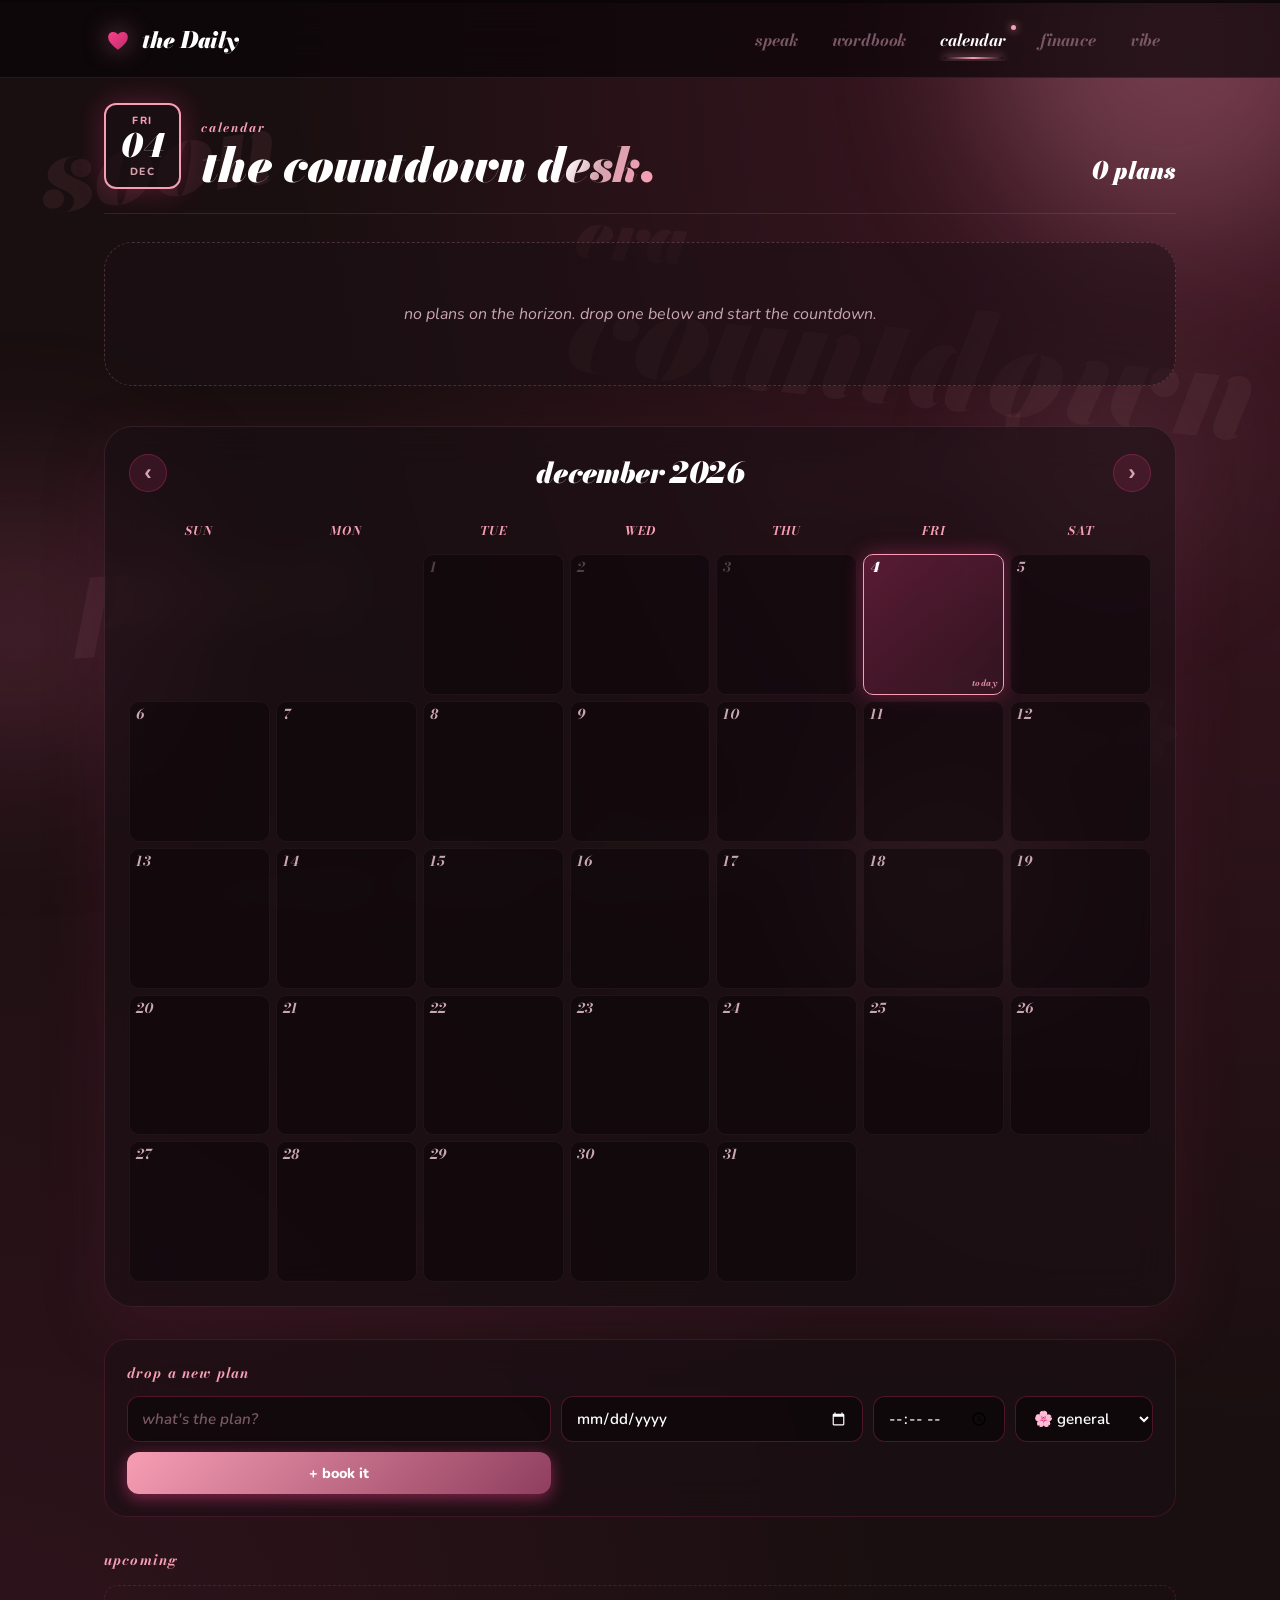
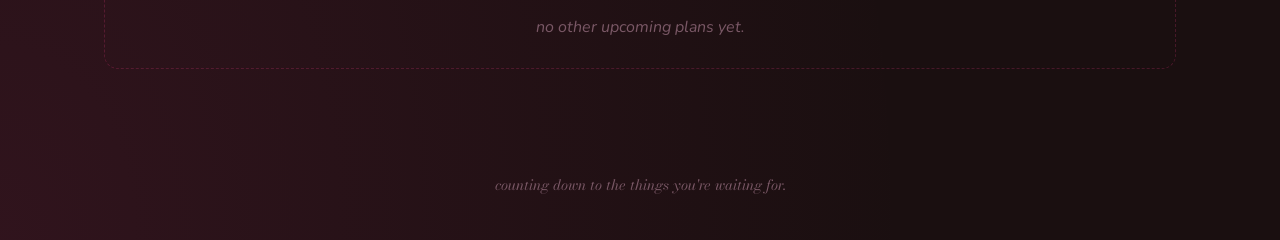
<file: calendar.html>
<!DOCTYPE html>
<html lang="en">
<head>
<meta charset="UTF-8">
<meta name="viewport" content="width=device-width, initial-scale=1.0">
<title>Calendar · the Daily</title>
<link rel="preconnect" href="https://fonts.googleapis.com">
<link rel="preconnect" href="https://fonts.gstatic.com" crossorigin>
<link href="https://fonts.googleapis.com/css2?family=Fredoka:wght@400;500;600;700&family=Nunito:wght@400;500;600;700;800;900&family=Bodoni+Moda:ital,wght@0,700;0,900;1,700;1,900&display=swap" rel="stylesheet">
<link rel="stylesheet" href="style.css">
<link rel="stylesheet" href="calendar.css">
</head>
<body class="page-calendar">

<div class="speak-o-meter" aria-hidden="true">
  <div class="wave-active-bar" id="waveActiveBar"></div>
</div>

<div class="bg-shapes" aria-hidden="true">
  <span class="shape shape-1"></span>
  <span class="shape shape-2"></span>
  <span class="shape shape-3"></span>
  <span class="shape shape-4"></span>
</div>

<div class="floating-words" aria-hidden="true">
  <span class="fw fw-1">soon</span>
  <span class="fw fw-2">countdown</span>
  <span class="fw fw-3">plans</span>
  <span class="fw fw-4">iykyk</span>
  <span class="fw fw-5">save the date</span>
  <span class="fw fw-6">era</span>
  <span class="fw fw-7">booked</span>
</div>

<nav class="topnav">
  <div class="topnav-inner">
    <a href="index.html" class="topnav-brand">
      <svg viewBox="0 0 40 40" width="28" height="28" aria-hidden="true">
        <defs>
          <linearGradient id="lipGrad" x1="0%" y1="0%" x2="100%" y2="100%">
            <stop offset="0%" stop-color="#FF3D8B"/>
            <stop offset="100%" stop-color="#B8306B"/>
          </linearGradient>
        </defs>
        <path d="M20 12 C 15 6, 6 8, 6 16 C 6 22, 12 28, 20 34 C 28 28, 34 22, 34 16 C 34 8, 25 6, 20 12 Z" fill="url(#lipGrad)"/>
      </svg>
      the Daily
    </a>
    <div class="topnav-links">
      <a href="index.html"    class="nav-link">speak</a>
      <a href="wordbook.html" class="nav-link">wordbook</a>
      <a href="calendar.html" class="nav-link active">calendar</a>
      <a href="finance.html"  class="nav-link">finance</a>
      <a href="vibe.html"     class="nav-link">vibe</a>
    </div>
  </div>
</nav>

<main class="page">

  <header class="page-head">
    <div class="page-head-left">
      <div class="date-block">
        <span class="date-day" id="dateDay">SAT</span>
        <span class="date-num" id="dateNum">01</span>
        <span class="date-mo"  id="dateMo">AUG</span>
      </div>
      <div class="page-title-block">
        <span class="page-eyebrow">calendar</span>
        <h1 class="page-title">the countdown <em>desk.</em></h1>
      </div>
    </div>
    <div class="page-head-right">
      <span id="totalEvents" style="font-family: var(--font-accent); font-style: italic; font-weight: 900; color: var(--white); font-size: 1.5rem;">0 plans</span>
    </div>
  </header>

  <!-- BIG COUNTDOWN HERO (nearest event) -->
  <section class="hero-countdown" id="heroCountdown"></section>

  <!-- MONTH VIEW -->
  <section class="month-section">
    <div class="month-head">
      <button class="month-nav" id="prevMonth" type="button" aria-label="Previous month">‹</button>
      <h2 class="month-title" id="monthTitle">August 2026</h2>
      <button class="month-nav" id="nextMonth" type="button" aria-label="Next month">›</button>
    </div>

    <div class="weekdays">
      <span>Sun</span><span>Mon</span><span>Tue</span><span>Wed</span><span>Thu</span><span>Fri</span><span>Sat</span>
    </div>

    <div class="month-grid" id="monthGrid"></div>
  </section>

  <!-- ADD FORM -->
  <section class="cal-add">
    <div class="cal-add-head">
      <span class="section-label">drop a new plan</span>
    </div>
    <form class="cal-form" id="addForm">
      <input class="cal-input" type="text" id="eventName" placeholder="what's the plan?" required maxlength="60">
      <input class="cal-input" type="date" id="eventDate" required>
      <input class="cal-input" type="time" id="eventTime" placeholder="time (optional)">
      <select class="cal-input" id="eventEmoji" aria-label="emoji">
        <option value="🌸">🌸 general</option>
        <option value="✈️">✈️ trip</option>
        <option value="🎓">🎓 exam</option>
        <option value="💼">💼 work</option>
        <option value="🎉">🎉 party</option>
        <option value="💕">💕 date</option>
        <option value="💰">💰 money</option>
        <option value="💪">💪 fitness</option>
        <option value="📚">📚 study</option>
        <option value="💄">💄 beauty</option>
        <option value="🍸">🍸 night out</option>
        <option value="🎂">🎂 birthday</option>
      </select>
      <button class="cal-btn" type="submit">+ book it</button>
    </form>
  </section>

  <!-- UPCOMING LIST -->
  <section class="cal-events">
    <div class="cal-events-head">
      <span class="section-label">upcoming</span>
    </div>
    <div class="cal-list" id="eventsList"></div>
  </section>

</main>

<footer class="page-footer">
  <p>counting down to the things you're waiting for.</p>
</footer>

<script src="script.js"></script>
<script src="calendar.js"></script>
</body>
</html>
</file>
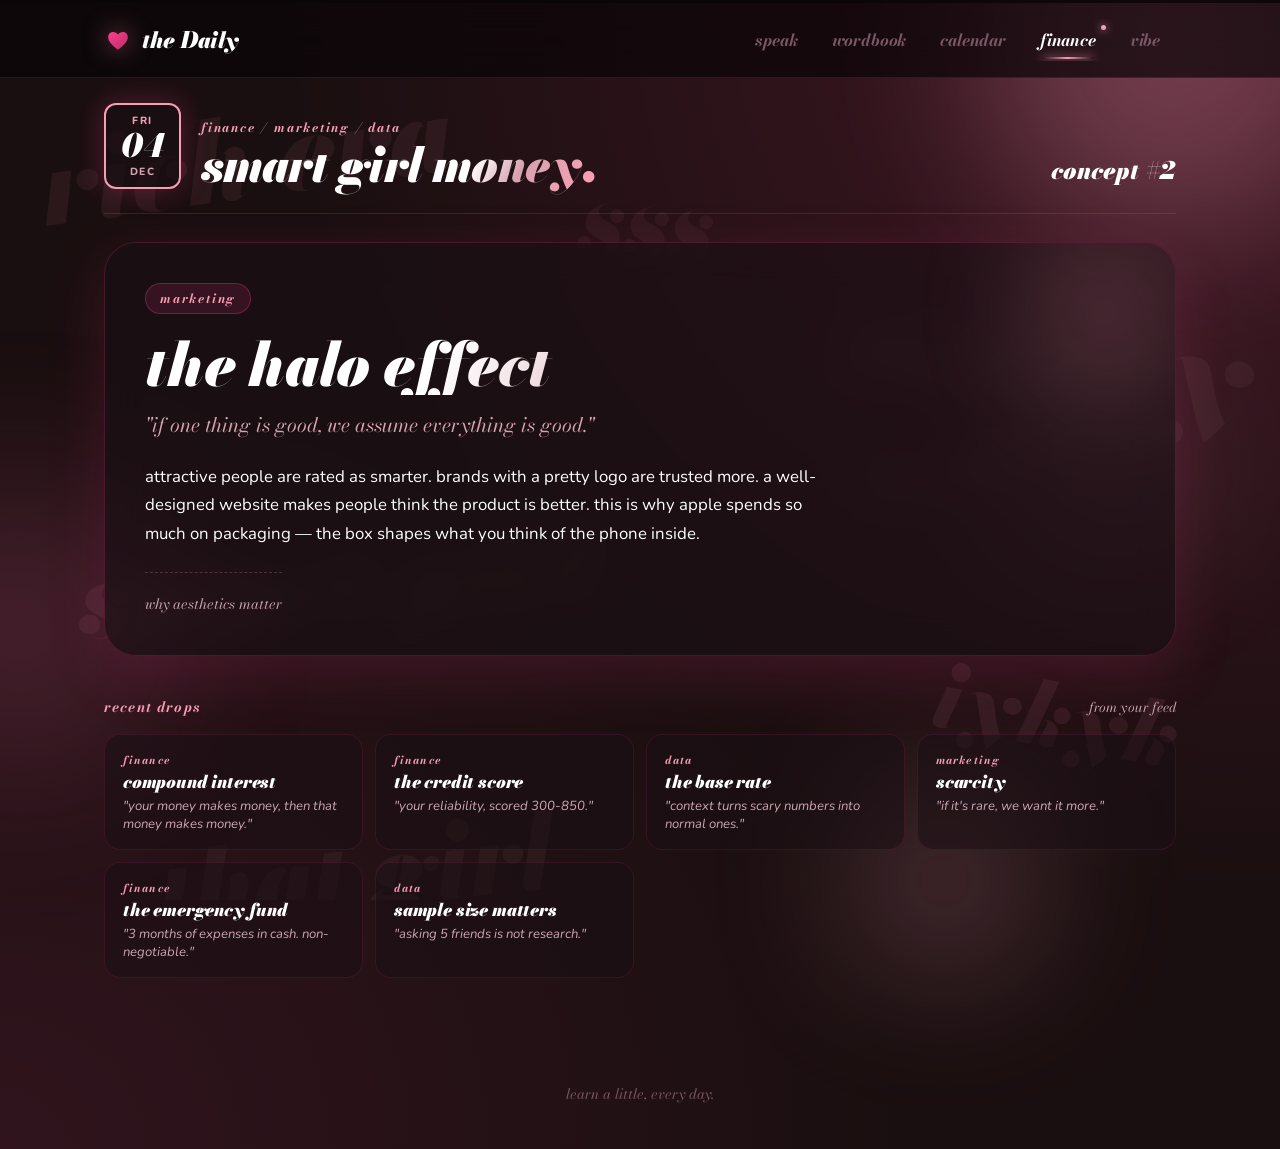
<file: finance.html>
<!DOCTYPE html>
<html lang="en">
<head>
<meta charset="UTF-8">
<meta name="viewport" content="width=device-width, initial-scale=1.0">
<title>Finance · the Daily</title>
<link rel="preconnect" href="https://fonts.googleapis.com">
<link rel="preconnect" href="https://fonts.gstatic.com" crossorigin>
<link href="https://fonts.googleapis.com/css2?family=Fredoka:wght@400;500;600;700&family=Nunito:wght@400;500;600;700;800;900&family=Bodoni+Moda:ital,wght@0,700;0,900;1,700;1,900&display=swap" rel="stylesheet">
<link rel="stylesheet" href="style.css">
<link rel="stylesheet" href="finance.css">
</head>
<body class="page-finance">

<div class="speak-o-meter" aria-hidden="true">
  <div class="wave-active-bar" id="waveActiveBar"></div>
</div>

<div class="bg-shapes" aria-hidden="true">
  <span class="shape shape-1"></span>
  <span class="shape shape-2"></span>
  <span class="shape shape-3"></span>
  <span class="shape shape-4"></span>
</div>

<div class="floating-words" aria-hidden="true">
  <span class="fw fw-1">rich era</span>
  <span class="fw fw-2">money</span>
  <span class="fw fw-3">smart girl</span>
  <span class="fw fw-4">iykyk</span>
  <span class="fw fw-5">that girl</span>
  <span class="fw fw-6">$$$</span>
  <span class="fw fw-7">boss</span>
</div>

<nav class="topnav">
  <div class="topnav-inner">
    <a href="index.html" class="topnav-brand">
      <svg viewBox="0 0 40 40" width="28" height="28" aria-hidden="true">
        <defs>
          <linearGradient id="lipGrad" x1="0%" y1="0%" x2="100%" y2="100%">
            <stop offset="0%" stop-color="#FF3D8B"/>
            <stop offset="100%" stop-color="#B8306B"/>
          </linearGradient>
        </defs>
        <path d="M20 12 C 15 6, 6 8, 6 16 C 6 22, 12 28, 20 34 C 28 28, 34 22, 34 16 C 34 8, 25 6, 20 12 Z" fill="url(#lipGrad)"/>
      </svg>
      the Daily
    </a>
    <div class="topnav-links">
      <a href="index.html"    class="nav-link">speak</a>
      <a href="wordbook.html" class="nav-link">wordbook</a>
      <a href="calendar.html" class="nav-link">calendar</a>
      <a href="finance.html"  class="nav-link active">finance</a>
      <a href="vibe.html"     class="nav-link">vibe</a>
    </div>
  </div>
</nav>

<main class="page">

  <header class="page-head">
    <div class="page-head-left">
      <div class="date-block">
        <span class="date-day" id="dateDay">SAT</span>
        <span class="date-num" id="dateNum">01</span>
        <span class="date-mo"  id="dateMo">AUG</span>
      </div>
      <div class="page-title-block">
        <span class="page-eyebrow">finance / marketing / data</span>
        <h1 class="page-title">smart girl <em>money.</em></h1>
      </div>
    </div>
    <div class="page-head-right">
      <span id="dayNumber" style="font-family: var(--font-accent); font-style: italic; font-weight: 900; color: var(--white); font-size: 1.5rem;">concept #1</span>
    </div>
  </header>

  <!-- Big concept card -->
  <section class="concept-card" id="conceptCard"></section>

  <!-- History strip -->
  <section class="past-concepts">
    <div class="past-head">
      <span class="section-label">recent drops</span>
      <span class="past-count" id="pastCount">from your feed</span>
    </div>
    <div class="past-list" id="pastList"></div>
  </section>

</main>

<footer class="page-footer">
  <p>learn a little, every day.</p>
</footer>

<script src="finance-data.js"></script>
<script src="script.js"></script>
<script src="finance.js"></script>
</body>
</html>
</file>
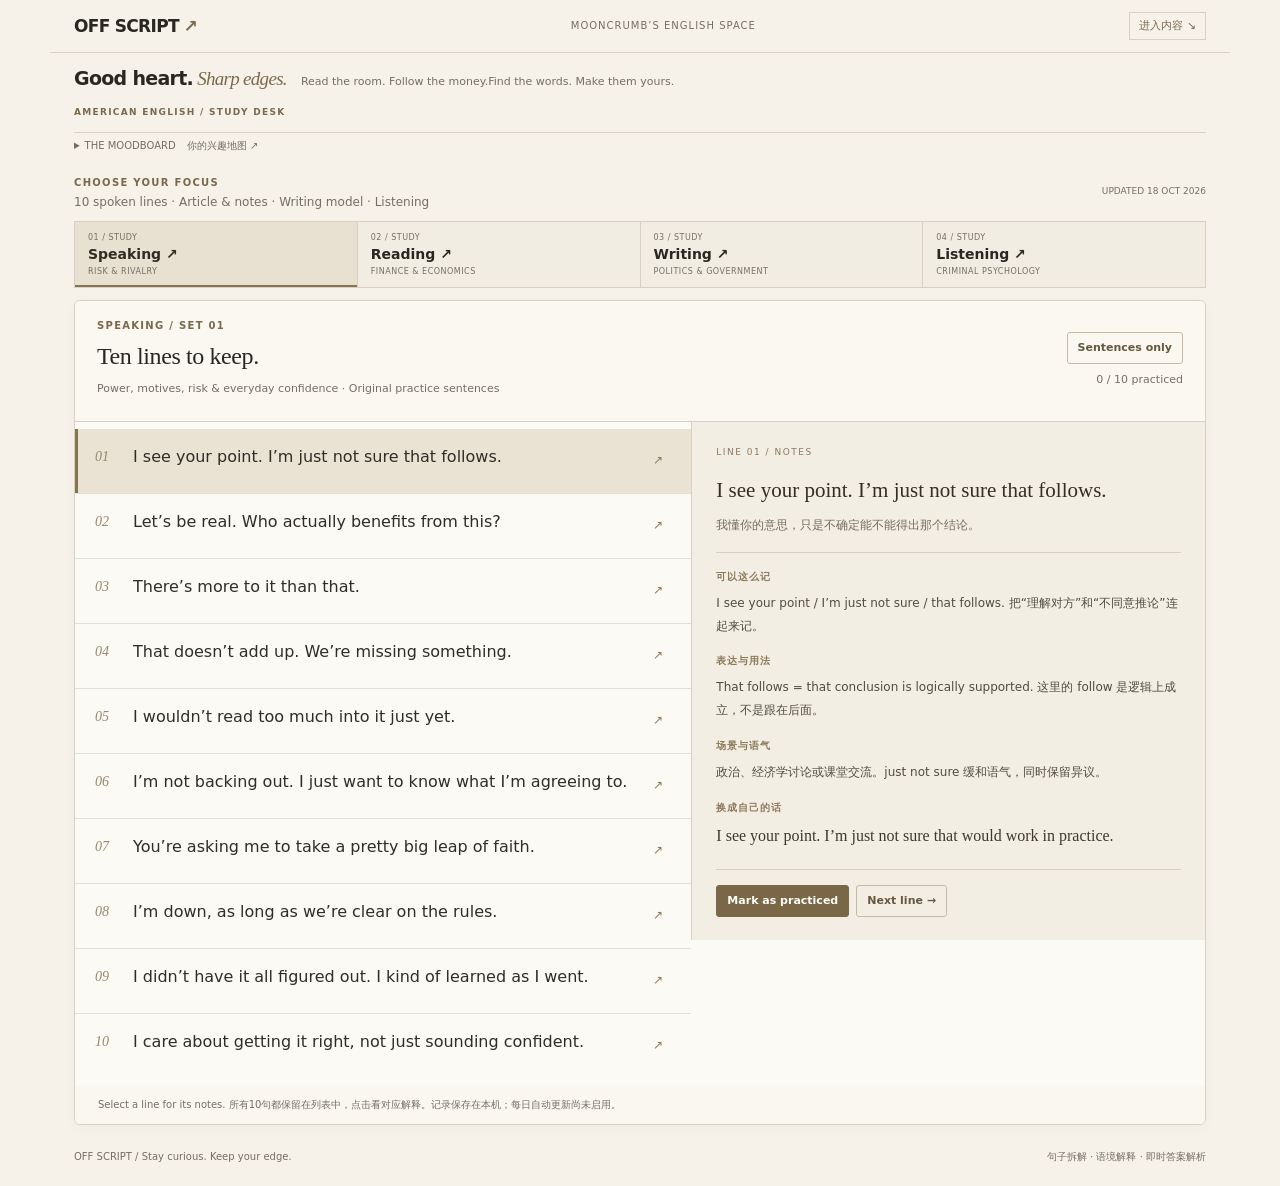
<file: studio.html>
<!doctype html><html lang="en"><head><meta charset="UTF-8"><meta name="viewport" content="width=device-width,initial-scale=1"><title>OFF SCRIPT — English with an edge.</title><meta name="description" content="A personal American English practice studio. Four skills, four different worlds."><style>:root{--bg:#f6f2e9;--panel:#ede7dc;--line:#d8d0c2;--pink:#7b694d;--muted:#756e63;--text:#292721}*{box-sizing:border-box}html{scroll-behavior:smooth;scroll-padding-top:50px}body{margin:0;background:var(--bg);color:var(--text);font:14px/1.65 system-ui,-apple-system,BlinkMacSystemFont,'Segoe UI',sans-serif}button,select,textarea{font:inherit}button,a,summary{touch-action:manipulation}button,summary{cursor:pointer}a{color:var(--pink);text-underline-offset:3px}button:focus-visible,a:focus-visible,summary:focus-visible,textarea:focus-visible{outline:2px solid var(--pink);outline-offset:3px}button:disabled{opacity:.4;cursor:default}p{margin:8px 0}header{max-width:1180px;margin:auto;padding:12px 24px;display:flex;align-items:center;justify-content:space-between;gap:16px;border-bottom:1px solid var(--line)}.brand{font-size:17px;font-weight:800;letter-spacing:-.6px}.brand span{color:var(--pink);margin-left:5px}.tag{font-size:10px;letter-spacing:1px;color:var(--muted)}.toggle{font-size:11px;border:1px solid var(--line);padding:4px 9px}main{max-width:1180px;margin:auto;padding:14px 24px 24px}.hero{display:flex;align-items:center;justify-content:space-between;gap:15px;padding-bottom:12px;border-bottom:1px solid var(--line)}.hero-copy{display:flex;align-items:baseline;gap:14px;flex-wrap:wrap}.hero h1{font-size:21px;line-height:1.2;letter-spacing:-.7px;margin:0}.hero h1 br{display:none}.hero h1 em{color:var(--pink);font-family:Georgia,serif;margin-left:4px;font-weight:normal}.hero .eyebrow{font-size:9px;order:3;width:100%}.hero .intro{font-size:11px;color:var(--muted);margin:0}.hero .intro br{display:none}.hero .cn,.hero-link,.editorial,.ticker{display:none}.eyebrow,.label{font-size:10px;text-transform:uppercase;letter-spacing:1.3px;color:var(--pink);font-weight:650}.moodboard{border:0;padding:5px 0}.moodboard>summary{font-size:10px;color:var(--muted)}.moodboard>summary span{margin-left:8px}.fieldnotes{display:grid;grid-template-columns:1fr 1fr 1fr;gap:20px;padding:10px 0;font-size:11px}.fieldnotes h3{font-size:14px;margin:5px 0}.fieldnotes p{color:var(--muted)}.toolbar{display:flex;align-items:center;justify-content:space-between;margin:10px 0 8px;gap:10px}.toolbar>.note{font-size:9px}.note,.muted{color:var(--muted);font-size:12px}.tabs{display:flex;border:1px solid var(--line);background:#f2ede3;gap:0}.tab{flex:1;background:transparent;color:var(--text);border:0;border-right:1px solid var(--line);padding:9px 13px;text-align:left}.tab:last-child{border-right:0}.tab b{display:block;font-size:14px;line-height:1.5}.tab small{display:block;font-size:8px;letter-spacing:.5px;color:var(--muted)}.tab.active{background:#e8dfcf;box-shadow:inset 0 -2px var(--pink);color:#453b2b}.tab:hover{background:#eee8dd}.workspace{margin-top:12px;border:1px solid var(--line);background:#fcfaf5}.workhead{padding:14px 20px;border-bottom:1px solid var(--line);display:flex;justify-content:space-between;align-items:center;gap:10px;background:var(--panel)}h2{font-size:22px;line-height:1.3;letter-spacing:-.4px;font-weight:650;margin:7px 0}h2 em{color:var(--pink);font-family:Georgia,serif;font-weight:normal}h3{font-size:15px;margin:4px 0 9px;line-height:1.5}.pill{font-size:9px;color:var(--muted);white-space:nowrap}.body{display:grid;grid-template-columns:minmax(0,1fr) 295px}article{padding:18px 23px;border-right:1px solid var(--line);min-width:0}aside{padding:18px;background:var(--panel);min-width:0}.label{margin:18px 0 9px}.label:first-child{margin-top:0}.explain,.cn{font-size:12px;line-height:1.8;color:#665e52}.quote{font:20px/1.65 Georgia,serif;padding-left:14px;border-left:2px solid var(--pink);margin:13px 0}.provenance{font-size:11px;color:var(--muted);padding:9px 11px;background:#f0eadf;border-left:2px solid #a08b68}.line-note{padding:11px 0;border-bottom:1px solid var(--line)}.line-note>b{font-size:15px;color:#54452e}.line-note p{font-size:12px;line-height:1.8;color:#665e52}.line-note strong,.line-note p b{color:#6b5838}.move{background:#f0e9dc;padding:12px;margin:15px 0}.move>b{font-size:12px;color:var(--pink)}.move p{font-size:13px}.actions{display:flex;gap:8px;align-items:center;flex-wrap:wrap;margin:11px 0}.btn{border:1px solid var(--pink);background:var(--pink);color:#fffaf0;padding:6px 10px;font-weight:600;font-size:11px;border-radius:3px}.btn.secondary{background:transparent;border-color:#b4a58d;color:#65583f}select{background:var(--bg);color:var(--text);border:1px solid var(--line);padding:4px;font-size:11px}textarea{width:100%;resize:vertical;background:#f6f2e9;color:var(--text);border:1px solid #c7baa4;padding:9px;line-height:1.7;border-radius:3px}details{border-top:1px solid var(--line);padding:10px 0}summary{font-size:12px;color:var(--pink)}.expression{padding:12px 0;border-bottom:1px solid var(--line)}.expression>b{font-size:15px;color:var(--pink)}.expression p{font-size:12px;margin:6px 0}.expression .phrase-cn{font-size:12px}.expression .example{font:15px/1.7 Georgia,serif}.reading{font:17px/1.85 Georgia,serif}.reading p{margin:0 0 17px}.reading p:last-child{margin-bottom:0}ol{padding-left:20px}li{margin:8px 0}.understanding{border-top:1px solid var(--pink);margin-top:18px;padding-top:12px}.check{padding:10px 0;border-bottom:1px solid var(--line)}.choices{display:grid;gap:6px}.choice{padding:9px 11px;background:#f0eadf;color:var(--text);border:1px solid #c7baa4;text-align:left;font-size:12px}.choice.correct{background:#e2ecdf;border-color:#879f7a}.choice.incorrect{background:#f2e2db;border-color:#b68a77}.feedback{font-size:12px;line-height:1.8;color:#71513d}.feedback:empty{display:none}.speaking-head{padding:17px 23px;border-bottom:1px solid var(--line)}.speaking-head h2{font-size:24px;margin:8px 0}.speaking-head h2 br{display:none}.speaking-head h2 em{margin-left:5px}.speaking-head p{font-size:12px;margin:6px 0}.speaking-head .note{max-width:850px;font-size:11px}#spoken-count{margin-left:12px}.spoken-line{display:grid;grid-template-columns:27px minmax(0,1fr) 65px;gap:12px;padding:16px 23px;border-bottom:1px solid var(--line)}.spoken-number{font:italic 17px Georgia,serif;color:var(--pink);padding-top:3px}.say-this{font-size:18px;line-height:1.6;font-weight:550;letter-spacing:-.15px;margin:0 0 5px}.line-meaning{font-size:12px;color:var(--muted);margin:4px 0}.say-notes{padding:5px 0 0;border:0}.say-notes summary{font-size:11px}.say-notes dl{display:grid;grid-template-columns:80px minmax(0,1fr);gap:6px 12px;margin:11px 0 2px}.say-notes dt{color:var(--pink);font-size:11px}.say-notes dd{margin:0;font-size:12px;line-height:1.8;color:#655d51}.say-notes .your-version{font-size:14px;color:#51442d}.said-button{align-self:start;background:transparent;border:1px solid #b9a88c;color:var(--pink);font-size:10px;padding:5px;min-height:30px}.said-button.said{background:var(--pink);color:#fffaf0}.sentences-only .line-meaning,.sentences-only .say-notes{display:none}.speaking-foot{padding:11px 23px;font-size:10px}.reader-head{padding:20px 28px 17px;max-width:820px;margin:auto}.reader-head h2{font-size:28px;line-height:1.2;margin:10px 0}.reader-head h2 br{display:none}.reader-head h2 em{margin-left:4px}.reader-deck{font:16px/1.6 Georgia,serif;color:#6f6556}.reader-meta{font-size:9px;color:var(--muted);display:flex;justify-content:space-between;gap:12px;margin-top:12px}.reader-tools{position:sticky;top:0;z-index:10;display:flex;gap:7px;align-items:center;flex-wrap:wrap;background:#f0eadf;border-block:1px solid var(--line);padding:9px 20px}.reader-tools .note{margin-left:auto;font-size:10px}.reader-shell{display:block}.reader-shell.with-drawer{display:grid;grid-template-columns:minmax(0,1fr) 300px}.reader-prose{max-width:790px;margin:auto;border:0;padding:24px 32px 28px;font-size:17px;line-height:1.85;overflow-wrap:break-word}.reader-prose mark{background:#e7d58b;color:#302b1d;box-decoration-break:clone;-webkit-box-decoration-break:clone;cursor:pointer}.reader-prose ::selection{background:#c9b98d;color:white}#reader-drawer{padding:15px;border-left:1px solid var(--line);max-height:85vh;overflow:auto;position:sticky;top:48px;align-self:start}#reader-drawer[hidden]{display:none}.drawer-heading{display:flex;justify-content:space-between;align-items:center}.close-drawer,.remove-highlight{background:transparent;border:0;color:var(--pink)}.close-drawer{font-size:22px}.saved-highlight{border-bottom:1px solid var(--line);padding:11px 0}.saved-highlight blockquote{font:14px/1.7 Georgia,serif;margin:0 0 9px;padding-left:10px;border-left:2px solid var(--pink);overflow-wrap:anywhere}.saved-highlight textarea{min-height:65px;font-size:12px}.remove-highlight{font-size:11px}.selection-preview{padding:0 20px;font-size:11px;color:var(--pink);max-height:55px;overflow:auto}.selection-preview:not(:empty){padding-top:7px;padding-bottom:7px}.reader-bottom{display:flex;justify-content:space-between;gap:10px;padding:10px 20px;border-top:1px solid var(--line);font-size:10px;color:var(--muted)}.reading-takeaways{border-top:1px solid var(--pink);max-width:860px;padding:20px 28px;margin:auto}.reading-takeaways>h2{font-size:23px;margin:9px 0 15px}.reading-takeaways>h2 br{display:none}.reading-takeaways>h2 em{margin-left:4px}.takeaway-block{border-bottom:1px solid var(--line);padding:0 0 14px;margin:18px 0}.takeaway-item{padding:9px 0}.takeaway-item h3{font-size:15px;color:#5c4b30;margin:3px 0}.takeaway-item h3 span{font-size:11px;color:var(--muted);margin-left:8px}.takeaway-item p,.takeaway-block>p{font-size:13px;line-height:1.75}.takeaway-item .example{font:15px/1.7 Georgia,serif;color:#64543a}.borrowed-line{font:17px/1.7 Georgia,serif!important;color:#51442d}.takeaway-item details{padding:5px 0;border:0}.source-note{font-size:11px;color:var(--muted);border-left:2px solid #9b8866;background:#f1ece2;padding:10px 12px;margin:14px 0;line-height:1.8}.source-note ul{padding-left:17px;margin:7px 0}.source-note p{font-size:11px}footer{max-width:1180px;margin:auto;display:flex;justify-content:space-between;gap:15px;padding:0 24px 20px;font-size:10px;color:var(--muted)}
@media(max-width:850px){.body{grid-template-columns:minmax(0,1fr) 245px}.reader-shell.with-drawer{grid-template-columns:minmax(0,1fr) 260px}.tag{display:none}.hero-copy{gap:6px 12px}.fieldnotes{grid-template-columns:1fr 1fr}.fieldnotes>div{display:none}}
@media(max-width:620px){header{padding:10px 15px}main{padding:12px 12px 20px}.hero h1{font-size:18px}.hero .intro{display:none}.toolbar>.note,.tab small:last-child{display:none}.tab{padding:10px}.tab b{font-size:13px}.tab small{font-size:7px}.body{display:block}article{padding:16px;border-right:0}aside{padding:16px;border-top:1px solid var(--line)}.workhead{padding:12px 16px}h2{font-size:20px}.speaking-head{padding:15px 16px}.speaking-head h2{font-size:21px}.spoken-line{grid-template-columns:22px minmax(0,1fr);gap:9px;padding:14px 16px}.say-this{font-size:17px}.said-button{grid-column:2;justify-self:end;padding:5px 10px;min-height:32px}.say-notes dl{grid-template-columns:1fr;gap:3px}.say-notes dt{margin-top:7px}.reader-head{padding:18px}.reader-head h2{font-size:25px}.reader-deck{font-size:15px}.reader-meta{display:block}.reader-meta span{display:block;margin-top:4px}.reader-tools{padding:8px 12px}.reader-tools .note{width:100%;margin:0}.reader-prose{padding:20px 18px;font-size:17px;line-height:1.8}.reader-shell.with-drawer{display:flex;flex-direction:column}#reader-drawer{position:static;order:-1;width:100%;max-height:50vh;border-left:0;border-bottom:1px solid var(--pink)}.reading-takeaways{padding:18px}.reader-bottom{flex-direction:column;gap:3px}.fieldnotes{grid-template-columns:1fr;gap:8px}.quote{font-size:18px}footer{padding:0 15px 20px;flex-wrap:wrap}.btn{min-height:32px}}
@media(prefers-reduced-motion:reduce){html{scroll-behavior:auto}*{transition:none!important}}

/* A quiet notebook, with all ten lines visible in the index. */
body{background:var(--bg)}.brand{letter-spacing:-.7px}.workspace{border-radius:6px;overflow:clip;box-shadow:0 3px 14px #4d402808}.hero h1{font-size:19px}.tab.active{background:#e8e0d1;box-shadow:inset 0 -2px #8a7450;color:#302b23}.tab:hover{background:#eee8dd}.btn{background:#796748;color:#fffdf7;border-color:#796748}.btn.secondary{background:transparent;color:#65583f;border-color:#c7baa4}.btn:hover{filter:brightness(.97)}.reading{color:#302e28}.reader-prose mark{background:#e7d58b;color:#302b1d}.reader-prose ::selection{background:#c9b98d;color:#211f19}.source-note{background:#f1ece2;border-color:#9b8866}.reader-tools{background:#f0ebe1}.speaking-head{display:flex;align-items:center;justify-content:space-between;gap:16px;padding:17px 22px;background:#fbf8f2}.speaking-head h2{font-family:Georgia,serif;font-size:24px;font-weight:400;margin:7px 0}.speaking-controls{display:flex;flex-direction:column;gap:7px;align-items:flex-end;flex-shrink:0}.speaking-desk{display:grid;grid-template-columns:minmax(0,1.2fr) minmax(290px,1fr);align-items:start}.sentence-index{padding:7px 0;background:#fcfaf5}.sentence-row{display:grid;grid-template-columns:28px minmax(0,1fr) 18px;gap:10px;width:100%;border:0;border-bottom:1px solid #e5dfd3;background:transparent;padding:15px 20px;text-align:left;color:#302d27;min-height:65px}.sentence-row:last-child{border-bottom:0}.sentence-row:hover{background:#f0ebdf}.sentence-row.is-current{background:#eae3d4;box-shadow:inset 3px 0 #87744f}.sentence-num{font:italic 14px/1.8 Georgia,serif;color:#96876d}.sentence-text{font-size:16px;line-height:1.65;font-weight:500}.sentence-state{color:#8b7854;font-size:12px;align-self:center}.speaking-notebook{position:sticky;top:16px;background:#f3eee4;padding:23px 24px;border-left:1px solid #d8d0c2;min-height:0}.notebook-label{font-size:9px;letter-spacing:1.5px;color:#8b7959}.notebook-sentence{font:21px/1.55 Georgia,serif;color:#342e23;margin:14px 0 9px}.notebook-meaning{font-size:12px;line-height:1.8;color:#776c59;border-bottom:1px solid #d8cebc;padding-bottom:15px;margin-bottom:16px}.notebook-section{margin:16px 0}.notebook-section h3{font-size:10px;font-weight:600;letter-spacing:1px;color:#8b7959;margin-bottom:6px}.notebook-section p{font-size:12px;line-height:1.9;color:#514c41}.notebook-section .own-sentence{font:16px/1.65 Georgia,serif;color:#3e392e}.notebook-actions{display:flex;gap:7px;flex-wrap:wrap;border-top:1px solid #d8cebc;padding-top:15px;margin-top:20px}.clean-desk{display:block}.clean-desk .speaking-notebook{display:none}.clean-desk .sentence-row{padding-block:17px}.speaking-foot{background:#faf7f0}.reading-takeaways{border-color:#b4a27f}.choice.correct{background:#e2ecdf;border-color:#879f7a}.choice.incorrect{background:#f2e2db;border-color:#b68a77}.feedback{color:#71513d}
@media(max-width:700px){.speaking-desk{display:flex;flex-direction:column}.sentence-index{width:100%;max-height:310px;overflow:auto;border-bottom:1px solid #d8d0c2}.sentence-row{padding:11px 16px;min-height:56px}.sentence-text{font-size:15px}.speaking-notebook{position:static;width:100%;border-left:0;padding:20px}.speaking-head{padding:15px 17px;align-items:flex-start}.speaking-head h2{font-size:22px}.speaking-controls .note{font-size:10px}.speaking-controls .btn{font-size:10px}.notebook-sentence{font-size:20px}.clean-desk .sentence-index{max-height:none}.clean-desk .speaking-notebook{display:none}}
.writing-head{padding:18px 24px;border-bottom:1px solid var(--line);background:#fbf8f2}.writing-head h2{font:24px/1.3 Georgia,serif;margin:8px 0}.writing-head .note{max-width:750px}.writing-sequence{max-width:940px;margin:0 auto}.writing-entry{padding:21px 27px;border-bottom:1px solid var(--line)}.writing-step{font-size:10px;font-weight:600;color:#8b7959;letter-spacing:1px}.writing-step span{margin-left:10px;font-weight:400;letter-spacing:.5px}.writing-sentence{font:18px/1.8 Georgia,serif;color:#302a21;margin:12px 0 15px}.writing-analysis{background:#f3eee4;border-left:2px solid #b6a280;padding:13px 16px}.structure-row{display:grid;grid-template-columns:100px minmax(0,1fr);gap:10px;align-items:baseline}.analysis-label{font-size:9px;letter-spacing:1px;font-weight:650;color:#8b7959}.structure-row p{font-size:12px;line-height:1.8;margin:0}.writing-chunks{display:grid;grid-template-columns:minmax(160px,.9fr) minmax(0,1.4fr);gap:8px 17px;margin:13px 0;padding:11px 0;border-block:1px solid #ded4c3}.writing-chunks dt{font-size:12px;font-weight:600;color:#655436}.writing-chunks dd{margin:0;font-size:12px;line-height:1.8;color:#635d51}.reuse-row{margin-top:12px;padding-top:10px;border-top:1px solid #ded4c3}.reuse-row p{font:15px/1.7 Georgia,serif;color:#493d2c}.writing-end{padding:12px 24px;font-size:10px}@media(max-width:620px){.writing-head{padding:16px 18px}.writing-head h2{font-size:21px}.writing-entry{padding:18px}.writing-sentence{font-size:17px}.writing-analysis{padding:11px 13px}.structure-row{grid-template-columns:1fr;gap:4px}.writing-chunks{grid-template-columns:1fr;gap:3px}.writing-chunks dt:not(:first-child){margin-top:8px}.writing-chunks dd{padding-left:9px;border-left:1px solid #d1c3ab}.writing-step span{font-size:9px}}
.listening-transcript{margin-top:12px}.listening-turn{display:grid;grid-template-columns:24px minmax(0,1fr);gap:10px;padding:13px 0;border-bottom:1px solid var(--line)}.speaker-label{font-size:11px;color:#968364;padding-top:5px}.listening-line{font-size:16px;line-height:1.75;margin:0}.listening-note{border:0;padding:7px 0 0}.listening-note summary{font-size:11px}.listening-note p{font-size:12px;color:var(--muted);line-height:1.8}.optional-cn{margin-top:17px}.optional-cn .line-note>b{font-size:11px}.listening-transcript>summary{font-size:12px}</style></head><body><header><a class="brand" href="index.html" style="color:inherit;text-decoration:none">OFF SCRIPT<span>↗</span></a><div class="tag">MOONCRUMB’S ENGLISH SPACE</div><a class="toggle" href="#workspace" style="text-decoration:none">进入内容 ↘</a></header><main><section class="hero"><div class="hero-copy"><div class="eyebrow">AMERICAN ENGLISH / STUDY DESK</div><h1>Good heart.<br><em>Sharp edges.</em></h1><p class="intro">Read the room. Follow the money.<br>Find the words. Make them yours.</p><p class="cn">把你着迷的世界，变成你脱口而出的英文。</p><a href="#workspace" class="hero-link">GET INTO IT ↘</a></div><div class="editorial"><span class="stamp">BREAK THE SCRIPT</span><div class="big-ace">A<span>♠</span></div><div class="card-caption">YOUR VOICE.<br>YOUR NEXT MOVE.</div><div class="scribble">a little confidence<br>goes a long way.</div></div></section><div class="ticker" aria-label="Your interests"><span>POLITICS & POWER ✳ CRIMINAL PSYCHOLOGY ✳ RISK & STRATEGY ✳ FINANCE ✳ REAL AMERICAN ENGLISH ✳</span></div><details class="moodboard"><summary>THE MOODBOARD <span>你的兴趣地图 ↗</span></summary><section class="fieldnotes"><div><span class="eyebrow">THE MOODBOARD</span><h3>Follow what pulls you in.</h3></div><p><b>House of Cards</b> / political language & subtext<br><b>Criminal Minds · early seasons</b> / motives & behavior<br><b>BET · the American adaptation</b> / risk, rivalry & confident dialogue</p><p><b>The Bad Seed 1 & 2</b> / tension & character psychology<br><b>McKenna Grace</b> / interview speech & conversational rhythm<br><b>Ella Beatty</b> / interviews & creative life</p></section></details><div class="toolbar"><div><span class="eyebrow">Choose your focus</span><div class="note" id="overall"></div></div><span class="note">UPDATED 18 OCT 2026</span></div><nav class="tabs" aria-label="Practice skills" id="tabs"></nav><section class="workspace" id="workspace"></section></main><footer><span>OFF SCRIPT / Stay curious. Keep your edge.</span><span>句子拆解 · 语境解释 · 即时答案解析</span></footer><script>
const lessons={
speaking:{name:'Speaking',sub:'REAL LIFE / NATURAL REACTIONS',title:'Plans change. Roll with it.',time:'8–10 MIN',topic:'Making plans',intro:'Your friend wants to go out, but you have a deadline. Keep it casual without sounding dismissive.',cn:'朋友约你出去，但你有任务要赶。练习自然拒绝，并提出另一个安排。',content:`<div class="label">Listen to the rhythm</div><div class="quote">“Honestly, I’m down, but I’ve got a paper due tomorrow. Can we take a rain check? I’m free Friday, though.”</div><p class="cn">“说真的，我想去，但我明天要交论文。改天行吗？不过我周五有空。”</p><p>Stress <b>DOWN</b>, <b>PAPER</b>, and <b>FRIDAY</b>. Let “I’ve got a” flow together. Keep the final “though” light—it softens the alternative.</p><div class="label">Make it yours · say it out loud</div><ol><li>Your friend says: “Come on, just one drink.” Respond without giving in.</li><li>Now you want to go, but you’re on a budget. Suggest something cheaper.</li><li>Your friend cancels. Respond warmly and suggest another day.</li></ol><p class="cn">先直接回应，不必先写完整答案。卡住的词可以暂时用中文。</p>`,audio:'Honestly, I’m down, but I’ve got a paper due tomorrow. Can we take a rain check? I’m free Friday, though.',prompt:'Optional: jot down what you actually said. Try a second version that sounds more like you.',sample:'“I wish I could, but I really need to finish this. Friday, though? I’m all yours.”\n“Could we grab coffee instead? I’m trying to keep spending down.”\n“No worries. How’s Saturday looking?”',expressions:[['I’m down.','I’m interested / willing. Casual; friends and peers.'],['Take a rain check','Postpone an invitation, with interest in doing it another time.'],['No worries.','A relaxed way to reassure someone.']]},
reading:{name:'Reading',sub:'ECONOMICS / FOLLOW THE ARGUMENT',title:'Why a cheaper commute can cost you time',time:'15–20 MIN',topic:'Induced demand',intro:'First pass: read for the claim and the causal chain. Keep moving past unfamiliar words unless they block the argument.',cn:'第一遍抓观点和因果链，不逐句翻译；第二遍再检查假设。',content:`<div class="label">An original economics explainer · ~600 words</div><div class="reading"><p>A city widens a highway to reduce congestion. At first, the plan seems to work: traffic moves faster, and drivers spend less time behind the wheel. A few years later, the road is crowded again. Critics call the project a failure. Supporters point out that it now carries more people. Both observations can be true. The more interesting question is what the added capacity changed about people’s decisions.</p><p>Driving has a price even when the road has no toll. Economists call the combination of money, time, and inconvenience the <b>generalized cost（广义成本）</b> of a trip. When a wider road cuts travel time, that cost falls. People respond. Someone who previously took the train starts driving. Someone who avoided rush hour leaves at eight. A household chooses a larger home farther from work because the commute now looks manageable.</p><p>These responses are examples of <b>induced demand（诱发需求）</b>: an increase in use following an expansion of capacity. This does not mean drivers are irrational or that new lanes magically create cars. It means people adjust when their options change. Some adjustments happen quickly, such as switching routes. Others take years, such as moving home or building offices near an interchange. A short evaluation window may therefore miss a substantial part of the response.</p><p>The mechanism also involves a <b>congestion externality（拥堵外部性）</b>. A driver considers the time their own trip will take but usually does not pay for the small delays they impose on everyone else. When enough people make the same calculation, individually sensible choices produce a collectively frustrating outcome. Free road access is not costless access; much of the price is paid in time rather than money.</p><p>Still, the return of congestion does not prove that widening created no value. More trips may mean better access to jobs, family, or services. A driver who switches from a slow bus to a car may benefit even if average highway speeds eventually return to their earlier level. An evaluation should ask about these gains alongside construction costs, emissions, safety, and changes in land use. “Did traffic disappear?” is a much narrower question than “Was the project worthwhile?”</p><p>To measure the effect, researchers need a credible <b>counterfactual（反事实）</b>: what would have happened without the expansion? Simply comparing traffic before and after is not enough. Population growth or a new employment center could increase traffic independently. Nor is a nearby road automatically a good comparison; the expansion may divert drivers away from it. A convincing study must explain why its comparison isolates the effect of capacity rather than unrelated changes.</p><p>Policy choices follow from the mechanism, but they require judgment. <b>Congestion pricing（拥堵收费）</b> makes busy trips more expensive and can encourage drivers to travel at other times or use other modes. Yet the ability to adjust is uneven. A nurse starting an early shift may have fewer options than an employee who can work remotely. How revenue is used—on transit, rebates, or something else—can therefore matter as much politically as the price itself.</p><p>The lesson is not that cities should never build roads. It is that infrastructure changes behavior, and behavior changes outcomes. When a policy makes an activity easier, ask who will do more of it, what costs they face, and which costs they pass on to others. That habit of tracing incentives is useful far beyond transportation.</p></div><div class="label">Read for meaning</div><ol><li>Explain the causal chain from extra lanes to renewed congestion.</li><li>Why can unchanged travel speeds coexist with benefits?</li><li>What makes a before-and-after comparison unreliable?</li><li>Who might find congestion pricing hardest to adjust to, and why?</li></ol>`,prompt:'In 2–3 English sentences, state the main claim and one important qualification. Rough English is welcome.',sample:'Extra road capacity lowers the cost of driving, which encourages additional trips and can bring congestion back. That does not establish that expansion has no benefits: more people may gain access to valuable destinations. A proper evaluation needs a credible counterfactual and a wider view of costs and benefits.',expressions:[['The catch is…','Introduce a complication. Conversational.'],['That doesn’t necessarily follow.','Question whether a conclusion is justified.'],['At the margin','For a small additional change; economics usage.']]},
writing:{name:'Writing',sub:'ACADEMIC LIFE / CLEAR AND DIRECT',title:'Ask for feedback, not a favor.',time:'10–15 MIN',topic:'An email to your professor',intro:'You have a draft research question, but it is too broad. Write an email asking for a short meeting.',cn:'练习给教授写邮件：简洁交代背景，提出具体问题，让对方容易回应。',content:`<div class="label">Your situation</div><p>You’re developing a paper about social media and consumer spending. Your current question is “How does social media affect the economy?” Your professor has office hours Wednesday afternoon.</p><div class="label">Write 100–140 words</div><ol><li>Add a clear subject line.</li><li>Explain your topic and why the current question needs narrowing.</li><li>Propose one more specific angle.</li><li>Ask whether you could discuss it during office hours.</li></ol><div class="label">Useful distinction</div><p>“I was wondering if…” is a polite, natural opening. A direct “Could we discuss…” also works. You don’t need an elaborate apology to ask a reasonable academic question.</p><p class="cn">重点是清晰、具体、礼貌。你可以先用混合语言写出想法，再改成英文。</p>`,prompt:'Draft your email here. It saves automatically on this device.',sample:'Subject: Feedback on narrowing my research question\n\nHi Professor Lee,\n\nI’m working on my paper about social media and consumer spending, and I’m having trouble narrowing the research question. My original question—how social media affects the economy—seems too broad for the scope of this assignment.\n\nI’m considering focusing on whether influencer recommendations affect college students’ discretionary purchases. I’d appreciate your feedback on whether that would be manageable and what kind of evidence I should look for.\n\nCould I stop by your office hours on Wednesday to discuss it? I can bring a brief outline and a few possible sources.\n\nThank you,\nAlex',expressions:[['Narrow down','Reduce the range of possibilities.'],['I’d appreciate your feedback on…','A clear, polite academic request.'],['Stop by office hours','Visit during a professor’s scheduled availability.']]},
listening:{name:'Listening',sub:'CAMPUS LIFE / READ BETWEEN THE LINES',title:'“Yeah, that’s a bit of a stretch.”',time:'8–10 MIN',topic:'A study-group conversation',intro:'Listen before revealing the script. Focus on what the speakers mean, not just the words they use.',cn:'先听两遍再看文本：第一遍抓分歧，第二遍听语气与细节。',content:`<div class="label">Listen first</div><p>Two classmates are deciding what they can claim in a class presentation.</p><p class="note">Playback uses your browser’s text-to-speech, not a human recording. Select an American English voice if one is available. This is a listening starter; synthetic voices may miss conversational nuance.</p><details><summary>Reveal the listening script</summary><p id="script">Maya: So, can we say the tutoring program caused the higher test scores?<br>Jordan: That’s a bit of a stretch. The students signed up on their own, right?<br>Maya: Yeah. So they might have been more motivated to begin with.<br>Jordan: Exactly. I’d say the program was associated with higher scores. We can’t really pin down cause and effect from this comparison.<br>Maya: Fair enough. Let’s flag that in the presentation instead of burying it in the last slide.</p></details><div class="label">What did you hear?</div><ol><li>Why does Jordan question Maya’s claim?</li><li>What wording do they agree to use?</li><li>Does Maya resist Jordan’s criticism? What signals her attitude?</li></ol><p><b>Selection bias（选择偏差）</b>: the groups may already differ before the program begins.<br><b>Correlation（相关性）</b> does not by itself establish <b>causation（因果关系）</b>.</p>`,audio:'Maya: So, can we say the tutoring program caused the higher test scores? Jordan: That’s a bit of a stretch. The students signed up on their own, right? Maya: Yeah. So they might have been more motivated to begin with. Jordan: Exactly. I’d say the program was associated with higher scores. We can’t really pin down cause and effect from this comparison. Maya: Fair enough. Let’s flag that in the presentation instead of burying it in the last slide.',prompt:'Answer in English or mixed English–Chinese. What can they reasonably conclude?',sample:'1. Students volunteered, so differences in motivation may explain part of the score difference.\n2. The program was associated with higher scores.\n3. Maya accepts the criticism. “Fair enough” signals agreement, and she suggests making the limitation visible.',expressions:[['That’s a bit of a stretch.','That claim goes further than the evidence supports. Casual.'],['Pin down','Identify or establish something precisely.'],['Fair enough.','Acknowledge a reasonable point.']]}}

Object.assign(lessons.speaking,{
sub:'RISK & RIVALRY / OWN YOUR WORDS',title:'“What’s your next move?”',topic:'Confidence under pressure',
intro:'A competitive game. A confident rival. Practice staying composed, pushing back, and choosing your words. The American adaptation of Kakegurui is our interest reference—not the source of this dialogue.',
cn:'从美版《狂赌之渊》吸引你的风险、竞争与女性角色的自信出发，练能迁移到现实的表达。',
content:`<p class="provenance">Original practice dialogue. These are not lines from BET or quotes from its cast.</p><div class="label">The scene / a rival tests your confidence</div><div class="quote">“You’re pretty sure of yourself.”<br>“I know what I’m risking.”<br>“Then why hesitate?”<br>“Taking my time isn’t the same as backing down.”</div><p class="cn">“你挺自信啊。” / “我知道自己在冒什么风险。” / “那还犹豫什么？” / “慢慢来不等于退缩。”</p><div class="label">Hear the attitude</div><p>Stress <b>KNOW</b> and <b>RISKING</b>. Pause after “Taking my time.” Keep your voice level on “backing down”—confidence does not need extra volume.</p><div class="move"><b>Make it yours ↗</b><p>Keep the structure; change the situation: “Asking questions isn’t the same as doubting you.” Now make a version about a class discussion or an interview.</p></div><div class="label">Respond before you overthink</div><ol><li>Someone says, “You’re overthinking it.” Explain why you want more information.</li><li>A teammate says, “Just go all in.” Set a boundary without apologizing.</li><li>Switch registers: explain the same decision to a professor, without game slang.</li></ol><p><b>Stakes（赌注；利害关系）</b> are what you stand to gain or lose. <b>Bluff（虚张声势）</b> means creating a misleading impression of strength. These words also appear outside gambling.</p>`,
audio:'You’re pretty sure of yourself. I know what I’m risking. Then why hesitate? Taking my time isn’t the same as backing down.',
prompt:'Write or say your own response. Aim for calm and specific, not a performance of toughness.',
sample:'“I’m not backing out. I just want to know what we’re agreeing to.”\n“I’m willing to take a risk, but I’m not putting everything on one outcome.”\nMore formal: “I’d like to assess the downside before committing.”',
expressions:[['Call someone’s bluff','Challenge whether someone will follow through. Can sound confrontational.'],['I’m not buying it.','I don’t believe that explanation. Informal and skeptical.'],['Go all in','Commit fully. A poker metaphor; also used casually.'],['Back down','Withdraw a position under pressure. Not the same as changing your mind.']]
});
Object.assign(lessons.listening,{
sub:'CRIMINAL PSYCHOLOGY / LISTEN PAST THE OBVIOUS',title:'A theory is not a fact.',topic:'Evidence and motive',
intro:'An original crime-discussion scene inspired by your interest in early Criminal Minds and The Bad Seed. Listen for uncertainty, disagreement, and what the speakers refuse to conclude.',
cn:'听懂的不只是单词：注意推测、证据与判断之间的距离。',
content:`<p class="provenance">Original fictional dialogue, not a TV transcript or a guide to diagnosing people.</p><div class="label">Listen first / two analysts compare notes</div><p>Listen once for the disagreement. Listen again for the phrases that limit a claim.</p><p class="note">Browser text-to-speech, not a human recording. Voice quality and American voice availability depend on your device.</p><details><summary>Reveal the script</summary><p>A: He sounded calm in the interview. Almost rehearsed.<br>B: Maybe. But being calm doesn’t tell us whether he’s lying.<br>A: So you think we’re reading too much into it?<br>B: I think we need something we can verify. His timeline doesn’t line up with the receipt.<br>A: That could be a mistake.<br>B: It could. Let’s check it before we build a whole theory around it.</p></details><div class="label">Read between the lines</div><ol><li>Does B dismiss A entirely, or narrow the claim?</li><li>Which detail can be checked independently?</li><li>What does “It could” communicate in the final response?</li></ol><p><b>Corroboration（佐证）</b> means independent support for a claim. <b>Confirmation bias（确认偏误）</b> is favoring evidence that fits an existing belief. A composed voice alone is not evidence of deception.</p><div class="move"><b>Borrow the structure</b><p>“Being ___ doesn’t tell us whether ___.” Use it to question an assumption in everyday life.</p></div>`,
audio:'He sounded calm in the interview. Almost rehearsed. Maybe. But being calm doesn’t tell us whether he’s lying. So you think we’re reading too much into it? I think we need something we can verify. His timeline doesn’t line up with the receipt. That could be a mistake. It could. Let’s check it before we build a whole theory around it.',
prompt:'Explain B’s position in two sentences. Include one phrase that signals uncertainty.',
sample:'B acknowledges the possibility but wants verifiable evidence rather than an interpretation of demeanor. The receipt may contradict the timeline, but a mistake remains possible.\n“It could” concedes a reasonable alternative without settling the question.',
expressions:[['Read too much into it','Assign more meaning than the evidence justifies.'],['That doesn’t line up.','Those details are inconsistent. Conversational.'],['Jump to conclusions','Reach a judgment too quickly.'],['For all we know…','Introduce a possibility while emphasizing limited knowledge.']]
});
Object.assign(lessons.writing,{
sub:'POLITICS & GOVERNMENT / HAVE A POSITION',title:'Make a case. Leave room for doubt.',topic:'Policy and persuasion',
intro:'Political confidence is useful. A defensible argument is better. Write a short policy position that somebody could actually challenge.',
cn:'保留《House of Cards》吸引你的政治与权力主题，练你在讨论或面试中能真正使用的论证。',
content:`<div class="label">The brief / a city policy debate</div><p>A city is considering charging drivers to enter its busiest district during rush hour. Supporters want less traffic; opponents worry about workers with few transit options. You are writing a 130–180-word briefing for a student policy forum.</p><div class="label">Build your argument</div><ol><li>State your recommendation in the first two sentences.</li><li>Explain one mechanism using <b>incentives（激励）</b> or <b>externalities（外部性）</b>.</li><li>Address a serious objection about <b>equity（公平性）</b>.</li><li>Identify one piece of evidence that could change your view.</li></ol><div class="quote">“The strongest argument against my position is…”</div><p>Finish that sentence before drafting. Understanding an objection gives your argument more substance.</p><div class="move"><b>Talk it through first</b><p>Informal: “Here’s where I land.”<br>Formal: “On balance, I support a limited pilot.”</p><p class="cn">同一个立场，分别用自然口语和正式政策写作表达。</p></div><p class="provenance">A hypothetical policy exercise. No invented current political news or claims about a politician’s present policies.</p>`,
prompt:'130–180 words. English first; use a Chinese placeholder when it helps you keep the argument moving.',
sample:'On balance, I support a limited congestion-pricing pilot, provided the city improves transit access and evaluates the distributional effects. Charging for peak-hour trips gives drivers an incentive to change routes, travel times, or transportation modes. It also makes them bear more of the congestion costs they impose on others.\n\nThe strongest objection is that some workers cannot adjust their schedules and lack reliable alternatives. A uniform charge could place a heavier burden on these commuters. The city should use part of the revenue to improve underserved routes and consider targeted assistance.\n\nBefore making the policy permanent, I would want evidence on travel times, transit reliability, and costs by income group. If the pilot reduced traffic but significantly worsened access to work for lower-income residents, I would revise the design rather than treat reduced congestion as sufficient proof of success.',
expressions:[['Here’s where I land.','Here is my considered position. Natural spoken discussion.'],['On balance','After weighing different considerations. Suitable for formal writing.'],['The trade-off is…','Introduce what must be given up for a benefit.'],['Move the goalposts','Change the criteria during an argument. Often accusatory; use with care.']]
});
Object.assign(lessons.reading,{
sub:'FINANCE & ECONOMICS / FOLLOW THE MONEY',title:'A lower payment. A higher price.',topic:'Credit and financial decisions',
intro:'A financial explainer for direct English comprehension. First pass: follow the argument without translating each sentence. Second pass: examine the assumptions.',
cn:'先用英文抓住逻辑，再检查细节。读得快不等于跳过关键论证。',
content:`<div class="label">Original explainer / credit, framing & choice</div><div class="reading"><p>A shopper sees two ways to buy the same laptop: pay the full price now, or divide the cost into small monthly payments. The second option feels easier to manage. That feeling may be entirely reasonable. A student expecting income next month could value the ability to spread payments. But the smaller number can also redirect attention away from a more important question: what will this purchase cost altogether?</p><p>The distinction begins with <b>cash flow（现金流）</b>, the timing of money entering and leaving a household. A purchase can be affordable in total but difficult to pay for today. Credit can bridge that gap. It allows people to move spending across time rather than wait until they have saved the entire amount. Used carefully, this flexibility can help a household handle an essential expense without sacrificing every other need that week.</p><p>However, a manageable payment is not the same as a low price. The total depends on the amount borrowed, the <b>interest rate（利率）</b>, the repayment period, and any fees. For an interest-bearing loan with the same principal and rate, extending repayment typically lowers each payment but raises total interest. That is not a universal rule for every installment offer: a genuinely fee-free, interest-free plan can spread payments without increasing the purchase price. To compare offers, a borrower needs more than the headline monthly figure. The payment schedule and total repayment amount matter, as do penalties and conditions attached to promotional rates.</p><p>Even an interest-free offer can change behavior. When a large price is presented as several smaller payments, a shopper may perceive less immediate sacrifice. This is a possible <b>framing effect（框架效应）</b>: the presentation of a choice can influence how it is evaluated. The hypothetical shopper is an illustration, not evidence that every buyer responds this way. It does not mean every installment purchase is a mistake. It means the same product can feel different depending on which number receives attention and which consequences remain in the background.</p><p>A related issue is <b>present bias（当下偏好）</b>, the tendency to give immediate outcomes disproportionate weight. The pleasure of getting the laptop arrives now, while most payments arrive later. Those future costs may feel abstract at checkout. Several individually small commitments can then accumulate into a substantial claim on next month’s income. A person can remember each purchase and still underestimate the pressure created by their combined payment dates.</p><p>The appropriate response depends on circumstances. A household with stable earnings, a clear budget, and adequate reserves may use an installment plan without difficulty. A household with volatile income faces a different problem: a payment that looks safe in an average month may become difficult after reduced working hours. This is why <b>liquidity（流动性）</b> matters. Having enough assets on paper does not guarantee access to cash when a bill falls due.</p><p>From a policy perspective, disclosure can help, but more information does not automatically produce better decisions. A long agreement may technically contain every fee while making meaningful comparison difficult. A useful disclosure highlights the total cost, the payment dates, and the consequences of missing a payment. The challenge is to make relevant information noticeable at the moment of choice, rather than merely available somewhere in the paperwork.</p><p>For the shopper, a practical comparison starts with three questions. Would I still want the product at its full price? What is the total amount I will pay under each option? And what happens if my income is lower than expected? These questions do not settle every borrowing decision. They separate the value of payment flexibility from the appeal of a smaller-looking number. That distinction is the real point: easier to pay today does not necessarily mean cheaper to buy.</p></div><div class="label">First pass / don't stop at every word</div><p>In one sentence, explain why a smaller monthly payment can be misleading. Then name one legitimate benefit of credit.</p><div class="label">Second pass / follow the mechanism</div><ol><li>How can extending repayment change both the monthly payment and total cost?</li><li>How do framing and present bias differ in this example?</li><li>Why is unstable income relevant even if the average monthly budget works?</li><li>What information would you need before comparing two real offers?</li></ol><div class="move"><b>Think directly in English</b><p>Complete: “The author isn’t arguing that all borrowing is bad. The distinction is between…”</p></div><p class="provenance">A general educational example, not personal borrowing advice or a report on current credit products.</p>`,
prompt:'Summarize the argument in 3 English sentences. Use “However” once to preserve the qualification.',
sample:'Credit can help households manage the timing of necessary spending. However, a small monthly payment can obscure a higher total cost or a risky set of future commitments. A meaningful comparison considers total repayment, payment dates, fees, and uncertainty about income.\nA longer term can reduce each payment but increase interest overall. Framing changes how the choice is presented; present bias changes the weight placed on immediate versus future outcomes.',
expressions:[['The fine print','Detailed conditions that may be easy to overlook.'],['Add up','Accumulate into a meaningful total; also mean make sense.'],['Look beyond the headline number','Consider more than the most prominent figure.'],['A catch','An unfavorable condition that is not immediately obvious.']]
});

const learningSupport = {"speaking":{"intro":"把一句话的意思、态度和可迁移的结构讲透。这里是原创竞争情境，不是剧中台词。","body":"<div class=\"label\">A composed response / 冷静地回应</div><div class=\"quote\">“You’re pretty sure of yourself.”<br>“I know what I’m risking.”<br>“Then why hesitate?”<br>“Taking my time isn’t the same as backing down.”</div><p class=\"provenance\">原创情境，用来练风险与竞争中的表达；并非美版《狂赌之渊》的原台词。</p><div class=\"line-note\"><b>You’re pretty sure of yourself.</b><p>“你对自己挺有把握啊。”<strong>sure of yourself</strong> 是对自己的判断、能力有信心；加上 pretty 后，可以是认可，也可以带挑衅。要看语气。</p></div><div class=\"line-note\"><b>I know what I’m risking.</b><p>“我知道自己拿什么在冒险。”重点在 <strong>know</strong>：我不是没考虑后果。<strong>what I’m risking</strong> 指可能失去的东西，不只指钱。</p></div><div class=\"line-note\"><b>Then why hesitate?</b><p>“那还犹豫什么？”省略了 why <strong>are you hesitating</strong>。短句更直接，有催促甚至施压的感觉。</p></div><div class=\"line-note\"><b>Taking my time isn’t the same as backing down.</b><p>“我慢慢考虑，不代表我要退缩。”<strong>take my time</strong> 是按自己的节奏、不着急；<strong>back down</strong> 是在压力下让步。说话者拒绝接受对方把“谨慎”说成“胆怯”的解释。</p></div><div class=\"label\">Hear the confidence / 语气怎么来</div><p>“I <strong>KNOW</strong> what I’m risking.” / “Taking my <strong>TIME</strong> / isn’t the same as backing <strong>DOWN</strong>.”</p><p class=\"explain\">第一句强调 KNOW，突出“我心里有数”。第二句在 TIME 后稍停，用平稳的降调结束。不是每个词都重读，也不需要刻意压低声音。</p><div class=\"move\"><b>Same structure, your life / 换成自己的话</b><p>“Asking questions isn’t the same as doubting you.”<br><span class=\"explain\">提问不等于不信任你。适合澄清合作中的误会。</span></p><p>“Being careful isn’t the same as being scared.”<br><span class=\"explain\">谨慎不等于害怕。语气较强，适合为自己的决定辩护。</span></p></div>","phrases":[["Call someone’s bluff","揭穿或挑战对方的虚张声势","“If you’re serious, put it in writing.”","如果你是认真的，就写下来。这里是在要求对方拿行动证明，带对抗性；不是所有不同意都叫 call a bluff。"],["I’m not buying it.","我不信这套说法。","“He says it was an accident. I’m not buying it.”","这里的 buy 是“相信、接受解释”，不是购买。口语、怀疑语气，直接对人说可能显得强硬。"],["Go all in","全力投入；押上全部","“She went all in on her new business.”","从扑克延伸到日常，指全力投入新事业；不一定真的涉及赌博。"],["Back down","在压力下退让","“She refused to back down.”","她拒绝退让。与 back out（退出原定计划）不同。"]],"checks":[{"q":"对方说 “You’re hesitating because you’re scared.” 哪句最符合“冷静澄清，而非退出”？","options":["Taking my time isn’t the same as backing down.","Fine. I’m out.","Whatever. You win."],"answer":0,"why":"第一句直接纠正对方的解读：我在考虑，但没有退缩。I’m out 表示退出；You win 表示认输或不再争论。"},{"q":"“I’m not buying it.” 在这里通常是什么意思？","options":["我没钱买。","我不相信这个解释。","我还没下单。"],"answer":1,"why":"buy 在这个口语结构里表示接受、相信。若真谈购物，需要结合商品等上下文判断。"}]},"reading":{"intro":"中文放在论证和难句旁边。先读英文；卡住时展开该段解析，不必为找解释跳来跳去。","paragraphs":["开头把“每月付得少”和“总共花得少”分开。<b>spread payments</b>＝分期付款；<b>redirect attention away from</b>＝把注意力从某事上移开。作者没有直接否定分期，而是在问：付款方式有没有掩盖总成本？","<b>cash flow（现金流）</b> 关注钱何时进出，不只是总共有多少钱。<b>bridge that gap</b>＝弥补时间上的缺口；<b>move spending across time</b> 指借贷能把原本未来才能进行的消费提前。这段承认信贷的实际价值。","核心关系：还款期延长 → 单期金额可能下降 → 若持续计息，总利息可能上升。<b>headline monthly figure</b> 是广告最显眼的月供数字；<b>conditions attached to</b> 是优惠附带的条件。这个关系以计息贷款为前提；真正无息无费的分期并不必然增加总价。","<b>framing effect（框架效应）</b> 是相同选择因为呈现方式不同而被不同地看待。<b>immediate sacrifice</b> 指眼下付钱的痛感；<b>remain in the background</b> 指后果没进入注意中心。免息不等于不会影响购买行为。","<b>present bias（当下偏好）</b> 是更看重眼前收益、相对低估未来成本。与上一段的差别：框架效应关注“怎么呈现”，当下偏好关注“现在与未来的权重”。<b>a claim on next month’s income</b> 在这里指未来收入中已被还款占用的部分。","<b>volatile income</b>＝波动较大的收入；<b>liquidity（流动性）</b> 在这里关乎到期时能否拿出现金。平均收入能覆盖月供，不保证每一个具体月份都付得起。<b>on paper</b>＝账面上。","<b>disclosure（信息披露）</b> 有效不只在于把条款写出来，还在于让人容易注意、比较。<b>technically contain</b>＝形式上确实包含；<b>at the moment of choice</b>＝在做决定的当下。作者区分了信息“存在”和信息“可用”。","结尾不是“不要借钱”，而是把付款灵活性的价值与小数字的吸引力分开。<b>lower than expected</b>＝低于预期；<b>does not necessarily mean</b>＝不一定意味着。最后一句把全文收束为：今天容易付款 ≠ 买得更便宜。"],"phrases":[["The fine print","条款细则；容易被忽略的附加条件","“Check the fine print before signing.”","签字前看清细则。它往往暗示重要限制藏在不显眼的说明里。"],["Add up","累积；合乎逻辑","“Small payments can add up.”","小额付款加起来也会不少。另一个用法：His story doesn’t add up.＝他的说法说不通。"],["Look beyond the headline number","别只看最显眼的那个数字","“Look beyond the monthly payment.”","不只看月供，还要看总还款额、时间与费用。headline 在这里不是新闻标题。"],["There’s a catch.","有个不太显眼的限制或代价。","“It’s interest-free, but there’s a catch.”","虽然免息，但有附加条件。后面应具体解释条件，不能凭这句话认定产品有问题。"]],"checks":[{"q":"全文的主张最接近哪一个？","options":["所有分期都应该避免。","月供小就说明总成本低。","信贷有时间安排上的价值，但月供可能掩盖成本与风险。"],"answer":2,"why":"作者先承认 cash flow 上的好处，再讨论总成本、呈现方式与收入波动。把论点读成“借贷都坏”会丢掉重要限定。"},{"q":"“平均每月收入够还款，所以每个月都付得起。”漏掉了什么？","options":["收入到账时间和波动，以及到期时能否拿出现金。","商品的颜色。","只有月供数字才重要。"],"answer":0,"why":"平均数不能保证每个付款日都有现金。对应第六段的 volatile income 与 liquidity。"}]},"listening":{"intro":"先听观点怎样被修正，再展开对照文本。每一句旁边都有中文意思和说话意图。","body":"<p class=\"provenance\">原创犯罪讨论情境，并非剧中原声。播放使用浏览器合成语音，不会还原两位演员的表演。</p><div class=\"label\">The question / 听什么</div><p>Does a calm voice prove that someone is lying?</p><p class=\"explain\">冷静的语气能证明人在撒谎吗？留意 B 怎样承认一种可能，同时限制结论。</p><details class=\"script-notes\"><summary>展开逐句文本与中文解析</summary><div class=\"line-note\"><b>A: He sounded calm in the interview. Almost rehearsed.</b><p>他在问话时听起来很镇定，几乎像排练过。<b>sounded</b> 描述的是听者的印象；Almost rehearsed 是省略句，不是已经证实“排练过”。</p></div><div class=\"line-note\"><b>B: Maybe. But being calm doesn’t tell us whether he’s lying.</b><p>也许吧。但冷静不能告诉我们他是否撒谎。<b>Maybe. But…</b> 先承认可能，再反对证据不足的推论。</p></div><div class=\"line-note\"><b>A: So you think we’re reading too much into it?</b><p>所以你觉得我们过度解读了？<b>read too much into</b> 指赋予某个细节超出证据的意义。</p></div><div class=\"line-note\"><b>B: I think we need something we can verify. His timeline doesn’t line up with the receipt.</b><p>我觉得需要能核实的东西。他说的时间线与收据不一致。<b>verify</b>＝核实；<b>line up with</b>＝与……吻合。</p></div><div class=\"line-note\"><b>A: That could be a mistake.</b><p>那可能只是记错了。<b>could</b> 提出替代解释，并未证明真的是失误。</p></div><div class=\"line-note\"><b>B: It could. Let’s check it before we build a whole theory around it.</b><p>有可能。先核实，再围绕它建一整套推论。<b>It could</b> 接住对方的话；B 要求核查，并没有直接判定谁有罪。</p></div></details><div class=\"move\"><b>What the exchange actually does / 对话的逻辑</b><p>Impression → alternative explanation → checkable evidence.</p><p class=\"explain\">主观印象 → 保留其他可能 → 寻找可核实的证据。冷静、紧张或某种表情，都不能单独证明撒谎。</p></div><p><b>Corroboration（佐证）</b>：独立信息对某个说法形成支持。<br><b>Confirmation bias（确认偏误）</b>：偏向寻找、重视符合自己既有判断的证据。</p>","phrases":[["Read too much into it","过度解读","“Don’t read too much into one text.”","不要从一条短信就推断太多。不是“读得太多”，而是解读超出了已有信息。"],["That doesn’t line up.","那些细节对不上。","“The dates don’t line up.”","日期不吻合。可以用于账目、叙述、日程，不只限于调查。"],["Jump to conclusions","过早下结论","“Let’s not jump to conclusions.”","先别急着下结论。语气可以是提醒，也可以是在缓和对别人的指责。"],["For all we know…","据目前所知，也有可能……","“For all we know, she never got the message.”","她可能根本没收到消息。强调信息有限，不表示我们已经知道她没收到。"]],"checks":[{"q":"B 说 “It could.” 是在做什么？","options":["确认时间线肯定记错了。","承认可能记错，但结论还需要核查。","确认收据是假的。"],"answer":1,"why":"could 保留可能性。后面的 Let’s check it 说明 B 仍要求核实，既不全盘接受，也不直接否定。"},{"q":"哪一项是对话中能独立核查的线索？","options":["A 觉得他像排练过。","他说话很平静。","收据时间与叙述时间是否一致。"],"answer":2,"why":"收据和时间叙述可以拿来对照；“听起来像排练过”是主观解释。即使时间不一致，也仍需要排查失误等其他原因。"}]},"writing":{"intro":"先看一篇完整范例怎样形成论证，再比较不同表达。每段都有中文解析，不需要交一份没人反馈的作业。","body":"<div class=\"label\">A policy position / 一段完整的政策论证</div><p class=\"explain\">情境：城市考虑在高峰时段对进入繁忙区域的车辆收费。下面是一份示范立场，并非现实政策报道。</p><div class=\"reading\"><p>On balance, I support a limited congestion-pricing pilot, provided the city improves transit access and evaluates the distributional effects.</p></div><div class=\"line-note\"><p>“权衡之后，我支持有限范围的拥堵收费试点，前提是城市改善公共交通可达性，并评估对不同群体的影响。”</p><p><b>On balance</b> 表示权衡利弊后的判断；<b>provided</b>＝前提是，把支持立场写成有条件的判断。<b>distributional effects（分配效应）</b> 问的是成本与收益分别落在谁身上。</p></div><div class=\"reading\"><p>Charging for peak-hour trips gives drivers an incentive to change travel times or transportation modes. It also makes them bear more of the congestion costs they impose on others.</p></div><div class=\"line-note\"><p>收费改变出行时间或方式的 <b>incentives（激励）</b>，并让司机承担更多施加给他人的拥堵成本。</p><p><b>bear costs</b>＝承担成本；<b>impose costs on others</b>＝给别人带来成本。这段解释机制，避免只说“这个政策很好”。</p></div><div class=\"reading\"><p>The strongest objection is that some workers cannot adjust their schedules and lack reliable alternatives. The city should use part of the revenue to improve underserved routes and consider targeted assistance.</p></div><div class=\"line-note\"><p>最有力的反对意见是：某些劳动者不能调整时间，也没有可靠替代交通。可把部分收入用来改善服务不足的线路，并考虑定向援助。</p><p><b>objection</b> 是反对理由；<b>underserved</b>＝服务供给不足的。这里认真处理反对意见，而不是假装所有人都能随意改变通勤。</p></div><div class=\"reading\"><p>If the pilot reduced traffic but significantly worsened access to work for lower-income residents, I would revise the design rather than treat reduced congestion as sufficient proof of success.</p></div><div class=\"line-note\"><p>如果试点减少了车流，却明显影响低收入居民上班，我会修改设计，不会仅凭“拥堵减少”就宣布成功。</p><p><b>If …, I would …</b> 在此提出假设判断；<b>sufficient proof</b>＝充分证据。这段说明什么结果会让作者改变立场。</p></div><div class=\"move\"><b>Same idea, different register / 同一想法，不同场合</b><p>朋友讨论：“Here’s where I land: give it a trial, but make sure people can still get to work.”</p><p>正式写作：“I support a limited pilot, provided adequate transit alternatives are available.”</p><p class=\"explain\">前者自然、口语化；后者简洁、正式。不是越复杂越地道，而是要适合对象与场合。</p></div>","phrases":[["Here’s where I land.","这是我考虑后的立场。","“Here’s where I land: we need a smaller pilot.”","适合讨论、会议发言；land 不是字面降落，而是思考后落在某个结论上。"],["On balance","综合权衡之后","“On balance, the benefits outweigh the costs.”","用于权衡利弊后的结论，正式写作也适用。不是“双方完全一样”。"],["The trade-off is…","需要付出的代价／取舍是……","“The trade-off is lower traffic but higher commuting costs for some.”","用来明确收益与代价。<b>trade-off（权衡取舍）</b> 不是简单说一件事有好有坏，要指出具体关系。"],["Move the goalposts","中途改变评判标准","“Now you’re moving the goalposts.”","带指责意味。不要把对方提出合理补充条件，一律说成移动门柱。正式分析时应具体说明标准如何变化。"]],"checks":[{"q":"哪一句在正式政策写作里表达了“有条件的支持”？","options":["This policy is awesome.","I support a pilot, provided reliable alternatives are available.","Anyone who disagrees is wrong."],"answer":1,"why":"provided 引入支持成立的前提。第一句是随意评价、没有依据；第三句攻击不同意见，没有回应论点。"},{"q":"哪句话真正解释了政策的作用机制？","options":["Charging at peak hours gives drivers an incentive to shift travel times.","This is obviously the best policy.","The policy has a nice name."],"answer":0,"why":"第一句交代了收费怎样改变行为：出行成本变化 → 调整时段。后两句都没有解释因果机制。"}]}};

const readerKey='offscript-reading-credit-v1';
let readerHighlights=[],selectedPassage=null,readerPanel='none';
try{const a=JSON.parse(localStorage.getItem(readerKey)||'[]');if(Array.isArray(a))readerHighlights=a.filter(h=>Number.isInteger(h.start)&&Number.isInteger(h.end)&&h.start>=0&&h.end>h.start&&typeof h.text==='string');}catch{}
const esc=t=>String(t).replace(/[&<>"']/g,c=>({'&':'&amp;','<':'&lt;','>':'&gt;','"':'&quot;',"'":'&#39;'}[c]));
const glossary=[['cash flow','现金流','The timing of money coming in and going out.'],['interest rate','利率','The rate charged for borrowing money.'],['framing effect','框架效应','The presentation of a choice changes how it is judged.'],['present bias','当下偏好','Giving immediate outcomes disproportionate weight.'],['liquidity','流动性','Access to cash when a payment becomes due.'],['volatile income','波动较大的收入','Income that varies substantially over time.'],['on paper','账面上；理论上','True in records or in theory, but possibly different in practice.'],['the fine print','条款细则','Detailed conditions that are easy to overlook.']];
function persistHighlights(){try{localStorage.setItem(readerKey,JSON.stringify(readerHighlights));$('#reader-status').textContent='Saved on this device.';}catch{$('#reader-status').textContent='Could not save. Copy your notes before leaving.';}}
function renderReader(){
const m=lessons.reading.content.match(/<div class="reading">([\s\S]*?)<\/div>/);const prose=m[1].replace(/（[^）]*）/g,'').replace(/<b>|<\/b>/g,'');
$('#workspace').innerHTML=`<div class="reader-head"><div class="eyebrow">THE READING ROOM / FINANCE & ECONOMICS</div><h2>A lower payment.<br><em>A higher price.</em></h2><p class="reader-deck">How small monthly payments can reshape the way we think about spending.</p><div class="reader-meta">ORIGINAL EXPLAINER · REVIEWED 18 OCT 2026 <span>Not an article from The Economist.</span></div></div><div class="reader-tools" role="toolbar" aria-label="Reading tools"><button class="btn" id="highlight-selection" disabled>Highlight selection</button><button class="btn secondary" id="toggle-highlights" aria-expanded="false">My highlights (${readerHighlights.length})</button><button class="btn secondary" id="toggle-language" aria-expanded="false">Words & notes</button><span class="note">Select any word, phrase, or sentence.</span></div><div id="selection-preview" class="selection-preview" aria-live="polite"></div><div class="reader-shell"><article id="reading-prose" class="reading reader-prose" tabindex="0" aria-label="English article">${prose}</article><aside id="reader-drawer" hidden></aside></div><div class="reader-bottom"><span id="reader-status" role="status">Highlights and notes stay in this browser.</span><span>End of article ◆</span></div>${readingTakeaways()}`;
reconcileReadingHighlights();selectedPassage=null;$('#highlight-selection').onpointerdown=e=>e.preventDefault();$('#highlight-selection').onclick=addHighlight;
$('#toggle-highlights').onclick=()=>{readerPanel=readerPanel==='highlights'?'none':'highlights';renderReaderPanel()};$('#toggle-language').onclick=()=>{readerPanel=readerPanel==='language'?'none':'language';renderReaderPanel()};applyHighlights();renderReaderPanel();}
function reconcileReadingHighlights(){const root=$('#reading-prose');if(!root)return;const text=root.textContent;let changed=false;for(const h of readerHighlights){if(text.slice(h.start,h.end)===h.text){if(h.unmatched){delete h.unmatched;changed=true;}continue;}const at=text.indexOf(h.text);if(at>=0&&text.indexOf(h.text,at+1)<0){h.start=at;h.end=at+h.text.length;delete h.unmatched;changed=true;}else if(!h.unmatched){h.unmatched=true;changed=true;}}if(changed)persistHighlights();}
function captureReadingSelection(){if(active!=='reading')return;const root=$('#reading-prose'),sel=window.getSelection();if(!root||!sel||sel.isCollapsed||!sel.rangeCount)return;const range=sel.getRangeAt(0);if(!root.contains(range.startContainer)||!root.contains(range.endContainer))return;const before=range.cloneRange();before.selectNodeContents(root);before.setEnd(range.startContainer,range.startOffset);const start=before.toString().length,text=range.toString();if(!text.trim())return;selectedPassage={start,end:start+text.length,text};$('#highlight-selection').disabled=false;$('#selection-preview').textContent='Selected: '+text.slice(0,140)+(text.length>140?'…':'');}
function addHighlight(){if(!selectedPassage)return;const h=selectedPassage;if(readerHighlights.some(x=>h.start<x.end&&h.end>x.start)){$('#reader-status').textContent='This overlaps an existing highlight. Remove that highlight first.';return;}readerHighlights.push({...h,id:Date.now().toString(36)+Math.random().toString(36).slice(2,7),note:''});persistHighlights();selectedPassage=null;$('#highlight-selection').disabled=true;$('#selection-preview').textContent='';window.getSelection().removeAllRanges();applyHighlights();readerPanel='highlights';renderReaderPanel();$('#toggle-highlights').textContent='My highlights ('+readerHighlights.length+')';}
function applyHighlights(){const root=$('#reading-prose');if(!root)return;root.querySelectorAll('mark').forEach(m=>m.replaceWith(document.createTextNode(m.textContent)));root.normalize();const walker=document.createTreeWalker(root,NodeFilter.SHOW_TEXT),nodes=[];let n,offset=0;while(n=walker.nextNode()){nodes.push({node:n,start:offset,end:offset+n.textContent.length});offset+=n.textContent.length;}for(const item of nodes){const matches=readerHighlights.filter(h=>!h.unmatched&&h.start<item.end&&h.end>item.start).sort((a,b)=>a.start-b.start);if(!matches.length)continue;const fragment=document.createDocumentFragment();let cursor=0;const text=item.node.textContent;for(const h of matches){const from=Math.max(h.start,item.start)-item.start,to=Math.min(h.end,item.end)-item.start;fragment.append(document.createTextNode(text.slice(cursor,from)));const mark=document.createElement('mark');mark.textContent=text.slice(from,to);mark.dataset.highlight=h.id;mark.onclick=()=>{readerPanel='highlights';renderReaderPanel();const row=document.getElementById('saved-'+h.id);if(row)row.scrollIntoView({behavior:'smooth',block:'nearest'})};fragment.append(mark);cursor=to;}fragment.append(document.createTextNode(text.slice(cursor)));item.node.replaceWith(fragment);}}
function renderReaderPanel(){const drawer=$('#reader-drawer');if(!drawer)return;drawer.hidden=readerPanel==='none';$('.reader-shell').classList.toggle('with-drawer',readerPanel!=='none');$('#toggle-highlights').setAttribute('aria-expanded',readerPanel==='highlights');$('#toggle-language').setAttribute('aria-expanded',readerPanel==='language');if(readerPanel==='none')return;
if(readerPanel==='language'){drawer.innerHTML=`<div class="drawer-heading"><h3>Words & notes</h3><button class="close-drawer" aria-label="Close notes">×</button></div><p class="note">需要时再看，正文不插入中文。</p><details open><summary>Vocabulary / 词汇与表达</summary>${glossary.map(([en,cn,def])=>`<div class="expression"><b>${en}</b><p class="phrase-cn">${cn}</p><p>${def}</p></div>`).join('')}</details><details><summary>Argument notes / 论证解析</summary>${learningSupport.reading.paragraphs.map((p,i)=>`<div class="line-note"><b>Paragraph ${i+1}</b><p>${p}</p></div>`).join('')}</details>`;}else{drawer.innerHTML=`<div class="drawer-heading"><h3>My highlights</h3><button class="close-drawer" aria-label="Close highlights">×</button></div>${readerHighlights.length?readerHighlights.map(h=>`<section class="saved-highlight" id="saved-${esc(h.id)}"><blockquote>${esc(h.text)}</blockquote>${h.unmatched?'<p class="note">Article revised: passage no longer matches. Your note is retained.</p>':''}<label class="note" for="note-${esc(h.id)}">Your note · 可写自己的理解</label><textarea id="note-${esc(h.id)}" data-note="${esc(h.id)}" rows="2" placeholder="Meaning, context, or a thought…">${esc(h.note||'')}</textarea><div class="actions"><button class="btn secondary" data-jump="${esc(h.id)}">Find in article</button><button class="remove-highlight" data-remove="${esc(h.id)}">Remove</button></div></section>`).join(''):'<p class="note">Select text in the article, then choose “Highlight selection”. On a phone, long-press to select.</p>'}`;drawer.querySelectorAll('[data-note]').forEach(t=>t.oninput=()=>{const h=readerHighlights.find(x=>x.id===t.dataset.note);if(h){h.note=t.value;persistHighlights()}});drawer.querySelectorAll('[data-remove]').forEach(b=>b.onclick=()=>{readerHighlights=readerHighlights.filter(h=>h.id!==b.dataset.remove);persistHighlights();applyHighlights();renderReaderPanel();$('#toggle-highlights').textContent='My highlights ('+readerHighlights.length+')'});drawer.querySelectorAll('[data-jump]').forEach(b=>b.onclick=()=>{const m=Array.from($('#reading-prose').querySelectorAll('mark')).find(m=>m.dataset.highlight===b.dataset.jump);if(m)m.scrollIntoView({behavior:'smooth',block:'center'})});}drawer.querySelector('.close-drawer').onclick=()=>{readerPanel='none';renderReaderPanel()};}
document.addEventListener('selectionchange',()=>setTimeout(captureReadingSelection,0));

const speakingSet=[
{line:"I see your point. I’m just not sure that follows.",meaning:"我懂你的意思，只是不确定能不能得出那个结论。",remember:"I see your point / I’m just not sure / that follows. 把“理解对方”和“不同意推论”连起来记。",expression:"That follows = that conclusion is logically supported. 这里的 follow 是逻辑上成立，不是跟在后面。",context:"政治、经济学讨论或课堂交流。just not sure 缓和语气，同时保留异议。",own:"I see your point. I’m just not sure that would work in practice."},
{line:"Let’s be real. Who actually benefits from this?",meaning:"说实际点，这到底对谁有利？",remember:"Let’s be real / Who actually benefits from this? 前一句摆态度，后一句问利益归属。",expression:"Let’s be real = let’s be honest about the situation. 是随意口语，不适合直接搬进正式论文。",context:"聊政策、组织决策、某个交易时。重读 actually 可以强调“真正受益的人”。",own:"Let’s be real. Who’s actually paying for this?"},
{line:"There’s more to it than that.",meaning:"事情没那么简单，还有别的因素。",remember:"There’s more to it / than that. 把 more to it 当一块，表示事情还有未被考虑的部分。",expression:"More to it = more involved than the explanation suggests. it 指正在谈的事。",context:"对方把复杂问题说得过于简单时。后面最好补一个具体因素，不然只是空泛反驳。",own:"There’s more to inflation than higher wages."},
{line:"That doesn’t add up. We’re missing something.",meaning:"这说不通。我们漏了什么。",remember:"That doesn’t add up / We’re missing something. 先发现不一致，再承认信息可能不完整。",expression:"Add up 在这里是 make sense，不是做加法。",context:"犯罪剧情、核对账单或听一个前后不一致的解释。不是仅凭这句话就断定有人撒谎。",own:"The dates don’t add up. We’re missing something."},
{line:"I wouldn’t read too much into it just yet.",meaning:"我暂时不会从这件事推断太多。",remember:"I wouldn’t / read too much into it / just yet. just yet 把判断留到更多信息出现之后。",expression:"Read too much into something = give it more significance than the evidence supports. 不只是“不去看”。",context:"聊别人的行为、短信或调查线索。I wouldn’t 比直接命令 Don’t 更像给建议。",own:"I wouldn’t read too much into one bad interview."},
{line:"I’m not backing out. I just want to know what I’m agreeing to.",meaning:"我不是要退出，我只是想知道自己到底答应了什么。",remember:"I’m not backing out / I just want to know / what I’m agreeing to. 澄清态度，再说具体需要。",expression:"Back out = withdraw from a plan or commitment. 与 back down（压力下退让）有区别。",context:"游戏、合作或任何承诺前。可以坚定，也不需要靠提高音量显得强势。",own:"I’m not saying no. I just want to know what the risks are."},
{line:"You’re asking me to take a pretty big leap of faith.",meaning:"你是要我在没有充分把握的情况下，相当大胆地信你一次。",remember:"You’re asking me to / take a leap of faith. 记住 take a leap of faith 这一整块。",expression:"A leap of faith = a decision to trust despite uncertainty. pretty big 在口语里是“相当大”。",context:"面对缺少证据的承诺、风险决策或合作提议。带怀疑感，但不等于已经拒绝。",own:"Moving there without a job would be a pretty big leap of faith."},
{line:"I’m down, as long as we’re clear on the rules.",meaning:"我愿意，前提是我们把规则说清楚。",remember:"I’m down / as long as / we’re clear on the rules. 先答应，再加条件。",expression:"I’m down = I’m willing or interested. 随意口语；as long as 在这里表示“只要／前提是”。",context:"朋友约活动、合作或游戏。正式表达可以用 I’m willing to participate, provided…",own:"I’m down, as long as we don’t have to leave before six."},
{line:"I didn’t have it all figured out. I kind of learned as I went.",meaning:"我当时也没全想明白，就是一边做一边学。",remember:"I didn’t have it all figured out / learned as I went. 两块连起来说成长经历。",expression:"Have it figured out = understand how to handle it. kind of 在这里弱化、软化说法。",context:"采访式自述、聊学习经历。不是任何演员的采访原句，而是可用于自己经历的自然表达。",own:"I didn’t know anyone there. I kind of figured things out as I went."},
{line:"I care about getting it right, not just sounding confident.",meaning:"我在乎的是把事情弄对，不只是听起来很自信。",remember:"I care about / getting it right / not just sounding confident. 一口气表达自己的优先级。",expression:"Get it right = do or understand something correctly. 不只是得到某个答案。",context:"讨论观点、准备面试或解释自己的工作方式。强调准确和自信可以同时存在。",own:"I care about making a good decision, not just making a quick one."}
];
let practicedLines=[];try{practicedLines=JSON.parse(localStorage.getItem('offscript-speaking-set1')||'[]');if(!Array.isArray(practicedLines))practicedLines=[];}catch{}
let focusedSpeaking=0,speakingClean=false;
function renderSpeaking(){
const x=speakingSet[focusedSpeaking];
$('#workspace').innerHTML=`<div class="speaking-head"><div><div class="eyebrow">SPEAKING / SET 01</div><h2>Ten lines to keep.</h2><p class="note">Power, motives, risk & everyday confidence · Original practice sentences</p></div><div class="speaking-controls"><button class="btn secondary" id="clean-speaking" aria-pressed="${speakingClean}">${speakingClean?'Show notes':'Sentences only'}</button><span id="spoken-count" class="note">${practicedLines.length} / 10 practiced</span></div></div><div class="speaking-desk ${speakingClean?'clean-desk':''}"><div class="sentence-index" aria-label="Ten speaking sentences">${speakingSet.map((item,i)=>`<button class="sentence-row ${focusedSpeaking===i?'is-current':''}" data-focus-line="${i}" aria-pressed="${focusedSpeaking===i}"><span class="sentence-num">${String(i+1).padStart(2,'0')}</span><span class="sentence-text">${item.line}</span><span class="sentence-state" aria-label="${practicedLines.includes(i)?'Practiced':'Not marked'}">${practicedLines.includes(i)?'✓':'↗'}</span></button>`).join('')}</div><aside class="speaking-notebook"><div class="notebook-label">LINE ${String(focusedSpeaking+1).padStart(2,'0')} / NOTES</div><p class="notebook-sentence">${x.line}</p><p class="notebook-meaning">${x.meaning}</p><div class="notebook-section"><h3>可以这么记</h3><p>${x.remember}</p></div><div class="notebook-section"><h3>表达与用法</h3><p>${x.expression}</p></div><div class="notebook-section"><h3>场景与语气</h3><p>${x.context}</p></div><div class="notebook-section"><h3>换成自己的话</h3><p class="own-sentence">${x.own}</p></div><div class="notebook-actions"><button class="btn" id="said-current" aria-pressed="${practicedLines.includes(focusedSpeaking)}">${practicedLines.includes(focusedSpeaking)?'✓ Practiced · undo':'Mark as practiced'}</button><button class="btn secondary" id="next-line">${focusedSpeaking===9?'Back to line 01':'Next line →'}</button></div></aside></div><div class="speaking-foot note">Select a line for its notes. 所有10句都保留在列表中，点击看对应解释。记录保存在本机；每日自动更新尚未启用。</div>`;
document.querySelectorAll('[data-focus-line]').forEach(b=>b.onclick=()=>{focusedSpeaking=Number(b.dataset.focusLine);renderSpeaking()});
$('#clean-speaking').onclick=()=>{speakingClean=!speakingClean;renderSpeaking()};
$('#said-current').onclick=()=>{practicedLines=practicedLines.includes(focusedSpeaking)?practicedLines.filter(i=>i!==focusedSpeaking):[...practicedLines,focusedSpeaking];try{localStorage.setItem('offscript-speaking-set1',JSON.stringify(practicedLines))}catch{}renderSpeaking()};
$('#next-line').onclick=()=>{focusedSpeaking=(focusedSpeaking+1)%speakingSet.length;renderSpeaking()};
}

function readingTakeaways(){
const terms=[['cash flow','现金流','When money comes in and goes out.','Credit can solve a timing problem without reducing a purchase’s price.'],['framing effect','框架效应','The presentation of a choice affects its evaluation.','Several small payments can feel less costly than one large price.'],['present bias','当下偏好','Immediate outcomes receive disproportionate weight.','The benefit arrives now; the payments feel distant.'],['liquidity','流动性','Access to cash when a bill is due.','Average income does not guarantee cash on each payment date.']];
const chunks=[['“A manageable payment is not the same as a low price.”','X is not the same as Y：把两个容易混淆的概念分开。manageable＝可以应付的。','A strong economy is not the same as an affordable life.'],['“...while making meaningful comparison difficult.”','make + something + adjective：使某件事变得怎样。while 在这里表示与此同时。','Too many options can make a simple decision difficult.'],['“...does not necessarily mean...”','不一定意味着；保留限定，不把相关现象写成绝对结论。','A higher salary does not necessarily mean more financial security.'],['“The challenge is to make relevant information noticeable...”','The challenge is to…：点出真正需要解决的问题。noticeable＝能被注意到的。','The challenge is to make the evidence understandable.']];
return `<section class="reading-takeaways"><div class="source-note"><b>Scope & evidence / 概念与证据边界</b><p>This is an original teaching explainer about installment credit, not a report of a new study. Short-term interest-free BNPL and interest-bearing installment loans have different cost structures. The framing example illustrates a possible mechanism; it does not establish the cause of any individual purchase.</p><details><summary>Sources & worked example</summary><ul><li><a href="https://www.consumerfinance.gov/ask-cfpb/what-is-a-buy-now-pay-later-bnpl-loan-en-2119/" target="_blank" rel="noopener noreferrer">CFPB · What is a BNPL loan?</a> — payment structures and possible fees; page reviewed May 2024.</li><li><a href="https://doi.org/10.1126/science.7455683" target="_blank" rel="noopener noreferrer">Tversky & Kahneman (1981) · The Framing of Decisions and the Psychology of Choice</a> — general evidence of framing in decision problems; not a BNPL-specific study.</li></ul><p><b>Hypothetical comparison:</b> 12 × $100 = $1,200; 24 × $55 = $1,320. The second monthly payment is smaller, but total payments are $120 higher. By contrast, 12 × $100 on a genuinely fee-free, interest-free $1,200 purchase adds no financing cost. These figures illustrate arithmetic, not an actual credit offer.</p><p class="explain">先区分产品、再比较总成本。研究说明某种效应存在，不代表每次购买都由这个机制导致。例子是计算示范，不是真实产品报价。</p></details></div><div class="eyebrow">AFTER THE ARTICLE / WHAT TO TAKE WITH YOU</div><h2>Article notes <em>& language</em></h2><div class="takeaway-block"><div class="label">01 / Words that carry the argument</div>${terms.map(([en,cn,def,example])=>`<div class="takeaway-item"><h3>${en} <span>${cn}</span></h3><p>${def}</p><p class="example">${example}</p></div>`).join('')}</div><div class="takeaway-block"><div class="label">02 / Sentences worth borrowing</div>${chunks.map(([line,note,own])=>`<div class="takeaway-item"><p class="borrowed-line">${line}</p><details><summary>Meaning & structure / 意思与结构</summary><p class="explain">${note}</p></details><p class="note">A new context ↗</p><p class="example">${own}</p></div>`).join('')}</div><div class="takeaway-block"><div class="label">03 / Follow the argument</div><p><b>The claim:</b> Payment flexibility can be useful, but a smaller monthly payment does not establish that a purchase is cheaper.</p><p><b>The proposed mechanisms:</b> Presentation may shift attention, and immediate benefits may receive greater weight than distant costs. These are possible behavioral explanations, not findings established by this hypothetical shopper. Income uncertainty creates a separate cash-flow risk.</p><p><b>The qualification:</b> The author does not argue that all credit is harmful. Circumstances, total costs, and payment timing matter.</p><details><summary>中文梳理</summary><p class="explain">主张：付款便利与总价低是两回事。框架效应和当下偏好是可能的机制，不能仅凭文中的假想购物者证明；收入波动属于另一类现金流风险。真正无利息、无费用的分期并不必然提高总价。</p></details></div><div class="takeaway-block"><div class="label">04 / Bring it into a conversation</div><p class="borrowed-line">“What interests me is the gap between what feels affordable and what actually costs less.”</p><p class="borrowed-line">“I wouldn’t say installment plans are always bad. I’d want to know the total cost and how reliable the person’s income is.”</p><details><summary>意思与讨论价值</summary><p class="explain">第一句提出一个值得聊的区别：感觉付得起，与真实成本低。第二句用限定清楚的观点继续讨论：先不一概否定，再说明自己需要哪些信息。这些是基于文章整理的讨论表达，不是文章原句。</p></details></div></section>`;
}

const writingLines=[
{section:'01 / State a position',line:'On balance, I support a limited congestion-pricing pilot, provided the city improves transit access and evaluates the distributional effects.',structure:'On balance, [position], provided [condition].',parts:[['On balance','after considering both the advantages and disadvantages'],['a limited pilot','a small-scale test before a wider introduction'],['provided + clause','only if; introduces a condition'],['distributional effects','how costs and benefits are shared across different groups']],pattern:'I support a limited trial, provided we can measure the results.',note:'Use the present tense after provided for this future condition: provided the city improves, not provided the city will improve.'},
{section:'02 / Explain the mechanism',line:'Charging for peak-hour trips gives drivers an incentive to change travel times or transportation modes.',structure:'[Doing something] gives [someone] an incentive to [do something].',parts:[['Charging for peak-hour trips','making people pay for trips at the busiest times'],['give someone an incentive to do something','give someone a reason to change their behavior'],['transportation modes','ways of traveling, such as driving or taking a bus']],pattern:'Clear feedback gives students an incentive to revise their work.',note:'Charging is the subject: it names an activity. The singular activity takes gives.'},
{section:'02 / Explain the mechanism',line:'It also makes them bear more of the congestion costs they impose on others.',structure:'[Something] makes [someone] [base verb] + [object].',parts:[['bear costs','pay for, or accept responsibility for, costs'],['impose costs on others','cause other people to experience costs'],['the costs they impose','the costs that they impose; that can be left out here']],pattern:'The rule makes firms bear more of the costs they impose on residents.',note:'After makes + object, use the base verb: makes them bear, not makes them to bear.'},
{section:'03 / Address an objection',line:'The strongest objection is that some workers cannot adjust their schedules and lack reliable alternatives.',structure:'The strongest objection is that [reason against the proposal].',parts:[['the strongest objection','the most important argument against an idea'],['adjust their schedules','change when they work or travel'],['lack reliable alternatives','do not have other options they can depend on']],pattern:'The strongest objection is that the policy may discourage investment.',note:'Some workers is the subject of both cannot adjust and lack. Lack is a verb here: lack alternatives, not lack of alternatives.'},
{section:'03 / Propose a response',line:'The city should use part of the revenue to improve underserved routes and consider targeted assistance.',structure:'[Subject] should [action 1] and [action 2].',parts:[['use part of the revenue to improve…','spend some of the money received on making something better'],['underserved routes','routes with too little service for people’s needs'],['targeted assistance','help directed at a particular group or need']],pattern:'The university should use part of the funding to improve facilities and consider additional support.',note:'Improve follows use money to. Consider is a second action after should: should use … and consider … .'},
{section:'04 / Say what would change your view',line:'If the pilot reduced traffic but significantly worsened access to work for lower-income residents, I would revise the design rather than treat reduced congestion as sufficient proof of success.',structure:'If [hypothetical outcome], I would [response] rather than [alternative].',parts:[['worsen access to work','make it harder for people to reach their jobs'],['revise the design','change how the policy is organized'],['rather than treat A as B','instead of considering A to be B'],['sufficient proof','enough evidence to justify a conclusion']],pattern:'If the program cut costs but reduced quality, I would revise it rather than treat savings as proof of success.',note:'Reduced and worsened describe a hypothetical outcome; they do not report a past result. Keep the two alternatives parallel: revise … rather than treat … .'}
];
function renderWriting(){
$('#workspace').innerHTML=`<div class="writing-head"><div class="eyebrow">WRITING / POLICY ARGUMENT · ANNOTATED MODEL</div><h2>A position, sentence by sentence.</h2><p class="note">A hypothetical congestion-pricing proposal. Read each sentence, then notice its structure and reusable phrases.</p></div><div class="writing-sequence">${writingLines.map((x,i)=>`<section class="writing-entry"><div class="writing-step">${String(i+1).padStart(2,'0')} <span>${x.section}</span></div><p class="writing-sentence">${x.line}</p><div class="writing-analysis"><div class="structure-row"><span class="analysis-label">STRUCTURE</span><p>${x.structure}</p></div><dl class="writing-chunks">${x.parts.map(([phrase,meaning])=>`<dt>${phrase}</dt><dd>${meaning}</dd>`).join('')}</dl><div class="structure-row"><span class="analysis-label">NOTICE</span><p>${x.note}</p></div><div class="structure-row reuse-row"><span class="analysis-label">SAME PATTERN</span><p>${x.pattern}</p></div></div></section>`).join('')}</div><div class="writing-end note">Original teaching model · No sentence-by-sentence translation · No multiple-choice questions</div>`;
}

const listeningLines=[
['A','He sounded calm in the interview. Almost rehearsed.','Sounded describes an impression. “Almost rehearsed” is a short follow-up thought, not an established fact.','他听起来很镇定，几乎像排练过。说话者在描述印象，并没有证实对方真的排练过。'],
['B','Maybe. But being calm doesn’t tell us whether he’s lying.','“Maybe. But…” acknowledges a possibility, then limits the conclusion. Calmness alone does not establish deception.','“也许吧，不过……”先接住一种可能，再指出推论的限制。冷静本身不能证明撒谎。'],
['A','So you think we’re reading too much into it?','“Read too much into something” means give a detail more meaning than the evidence supports.','你觉得我们过度解读了？read too much into 指从有限细节推断得太多。'],
['B','I think we need something we can verify. His timeline doesn’t line up with the receipt.','“Verify” means check whether something is true. “Line up with” means match or be consistent with.','需要能核实的东西。他的时间线与收据对不上。verify＝核实；line up with＝与……吻合。'],
['A','That could be a mistake.','“Could” leaves another explanation open. It does not mean the explanation has been confirmed.','那也可能只是记错了。could 保留另一种可能，没有确认这就是事实。'],
['B','It could. Let’s check it before we build a whole theory around it.','“It could” accepts the possibility without settling the issue. The next step is verification, not an accusation.','确实可能。先核实，再围绕它建推论。承认可能性不等于接受结论。']
];
function renderListening(){
$('#workspace').innerHTML=`<div class="workhead"><div><div class="eyebrow">LISTENING / INFERENCE & UNCERTAINTY</div><h2>A theory is not a fact.</h2></div><span class="pill">SCRIPT STUDY</span></div><div class="body"><article><p class="note">Original fictional dialogue · No human recording is attached to this lesson. This text is not a transcript from Criminal Minds.</p><div class="label">Follow the exchange</div><p>Notice how the speakers move from an impression to a claim they can check.</p><details open class="listening-transcript"><summary>English transcript</summary>${listeningLines.map(([who,line,note])=>`<div class="listening-turn"><span class="speaker-label">${who}</span><div><p class="listening-line">${line}</p><details class="listening-note"><summary>Meaning & usage</summary><p>${note}</p></details></div></div>`).join('')}</details><div class="move"><b>The point of the exchange</b><p>Impression → alternative explanation → verifiable evidence.</p><p class="explain">B does not dismiss A. B separates what they suspect from what they can establish. A mismatch deserves checking; it is not automatic proof of guilt.</p></div><details class="optional-cn"><summary>Chinese support · optional</summary>${listeningLines.map(([who,line,note,cn],i)=>`<div class="line-note"><b>${String(i+1).padStart(2,'0')} / ${who}</b><p>${cn}</p></div>`).join('')}</details></article><aside><div class="label">Language to notice</div><div class="expression"><b>Read too much into it</b><p>Give something more significance than the available evidence supports.</p><p class="example">“I wouldn’t read too much into one text.”</p></div><div class="expression"><b>That doesn’t line up.</b><p>The details do not match. Useful for accounts, dates, explanations, or schedules.</p><p class="example">“His explanation doesn’t line up with the dates.”</p></div><div class="expression"><b>Jump to conclusions</b><p>Reach a judgment before you have enough information.</p><p class="example">“Let’s not jump to conclusions.”</p></div><div class="expression"><b>For all we know…</b><p>Introduce a possibility while emphasizing how little is known.</p><p class="example">“For all we know, she never got the message.”</p></div><div class="expression"><b>Corroboration</b><p>Independent information that supports a claim.</p><details><summary>中文术语</summary><p>佐证</p></details></div><div class="expression"><b>Confirmation bias</b><p>Giving more weight to information that supports an existing belief.</p><details><summary>中文术语</summary><p>确认偏误</p></details></div></aside></div>`;
}

let active='speaking';const $=s=>document.querySelector(s);let selections={};
function readingWithNotes(content, notes){
const cut=content.indexOf('<div class="label">First pass');if(cut>=0)content=content.slice(0,cut);
let i=0;return content.replace(/<div class="reading">([\s\S]*?)<\/div>/,(_,body)=>'<div class="reading">'+body.replace(/<p>([\s\S]*?)<\/p>/g,(_,p)=>'<p>'+p+'</p><details class="paragraph-help"><summary>这段的逻辑与表达 ↗</summary><div class="explain">'+notes[i++]+'</div></details>')+'</div>');
}
function render(){
const l=lessons[active],help=learningSupport[active];document.body.classList.remove('no-cn');
$('#tabs').innerHTML=Object.entries(lessons).map(([k,v],i)=>`<button class="tab ${active===k?'active':''}" data-skill="${k}" aria-pressed="${active===k}"><small>0${i+1} / STUDY</small><b>${v.name} ↗</b><small>${v.sub.split(' / ')[0]}</small></button>`).join('');
$('#overall').textContent='10 spoken lines · Article & notes · Writing model · Listening';
if(active==='speaking'){renderSpeaking();return;}
if(active==='reading'){renderReader();return;}
if(active==='writing'){renderWriting();return;}
if(active==='listening'){renderListening();return;}
const content=help.body;
$('#workspace').innerHTML=`<div class="workhead"><div><div class="eyebrow">${l.sub}</div><h2>${l.title}</h2></div><span class="pill">SELF-PACED</span></div><div class="body"><article><p class="explain">${help.intro}</p>${l.audio?'<div class="actions"><button class="btn" id="play">▶ '+(active==='speaking'?'听示范句':'听对话')+'</button><button class="btn secondary" id="stop">停止</button><label class="note">语速 <select id="speed"><option value="0.85">0.85×</option><option selected value="1">1×</option><option value="1.1">1.1×</option></select></label></div><p id="audioStatus" class="note" aria-live="polite"></p>':''}${content}${active==='listening'?`<section class="understanding"><div class="label">Check the meaning / 选完就能看到解析</div>${help.checks.map((q,i)=>`<div class="check"><h3>${i+1}. ${q.q}</h3><div class="choices">${q.options.map((o,n)=>`<button class="choice" data-question="${i}" data-option="${n}">${String.fromCharCode(65+n)}. ${o}</button>`).join('')}</div><p class="feedback" id="feedback-${i}" aria-live="polite"></p></div>`).join('')}</section>`:''}</article><aside><div class="label">Words with context / 表达要放回语境</div><h3>意思、语气、什么时候用。</h3>${help.phrases.map(e=>`<div class="expression"><b>${e[0]}</b><p class="phrase-cn">${e[1]}</p><p class="example">${e[2]}</p><p class="explain">${e[3]}</p></div>`).join('')}<div class="move"><b>把表达带走</b><p class="explain">先读懂例句，再回到正文听、读一次。侧栏里的中文解释的是实际用法，不是让你逐词翻译。</p></div></aside></div>`;
document.querySelectorAll('.choice').forEach(button=>button.onclick=()=>{
const i=Number(button.dataset.question),n=Number(button.dataset.option),q=help.checks[i];
document.querySelectorAll('[data-question="'+i+'"]').forEach(b=>{const option=Number(b.dataset.option);b.classList.toggle('correct',option===q.answer);b.classList.toggle('incorrect',option===n&&n!==q.answer);b.setAttribute('aria-pressed',option===n)});
const f=$('#feedback-'+i);f.textContent=(n===q.answer?'✓ 理解正确。':'再看一下：正确答案是 '+String.fromCharCode(65+q.answer)+'。')+' '+q.why;
});
if(l.audio){$('#play').onclick=()=>speak(l.audio);$('#stop').onclick=()=>{if('speechSynthesis'in window)speechSynthesis.cancel();$('#audioStatus').textContent='已停止。'}}
}
function speak(t){if(!('speechSynthesis'in window)){$('#audioStatus').textContent='Speech playback is unavailable in this browser. Use the script with your device’s read-aloud feature.';return}speechSynthesis.cancel();const u=new SpeechSynthesisUtterance(t);u.lang='en-US';u.rate=Number($('#speed').value);const v=speechSynthesis.getVoices().find(v=>v.lang==='en-US');if(v)u.voice=v;u.onstart=()=>$('#audioStatus').textContent='Playing · '+(v?v.name:'system voice requested in en-US');u.onend=()=>{const el=$('#audioStatus');if(el)el.textContent='播放结束。可对照句子解析，再听一次。'};u.onerror=()=>{const el=$('#audioStatus');if(el)el.textContent='Playback unavailable. Use your device’s read-aloud feature.'};speechSynthesis.speak(u)}$('#tabs').onclick=e=>{const b=e.target.closest('[data-skill]');if(b){if('speechSynthesis'in window)speechSynthesis.cancel();active=b.dataset.skill;render()}};render();
</script></body></html>
</file>
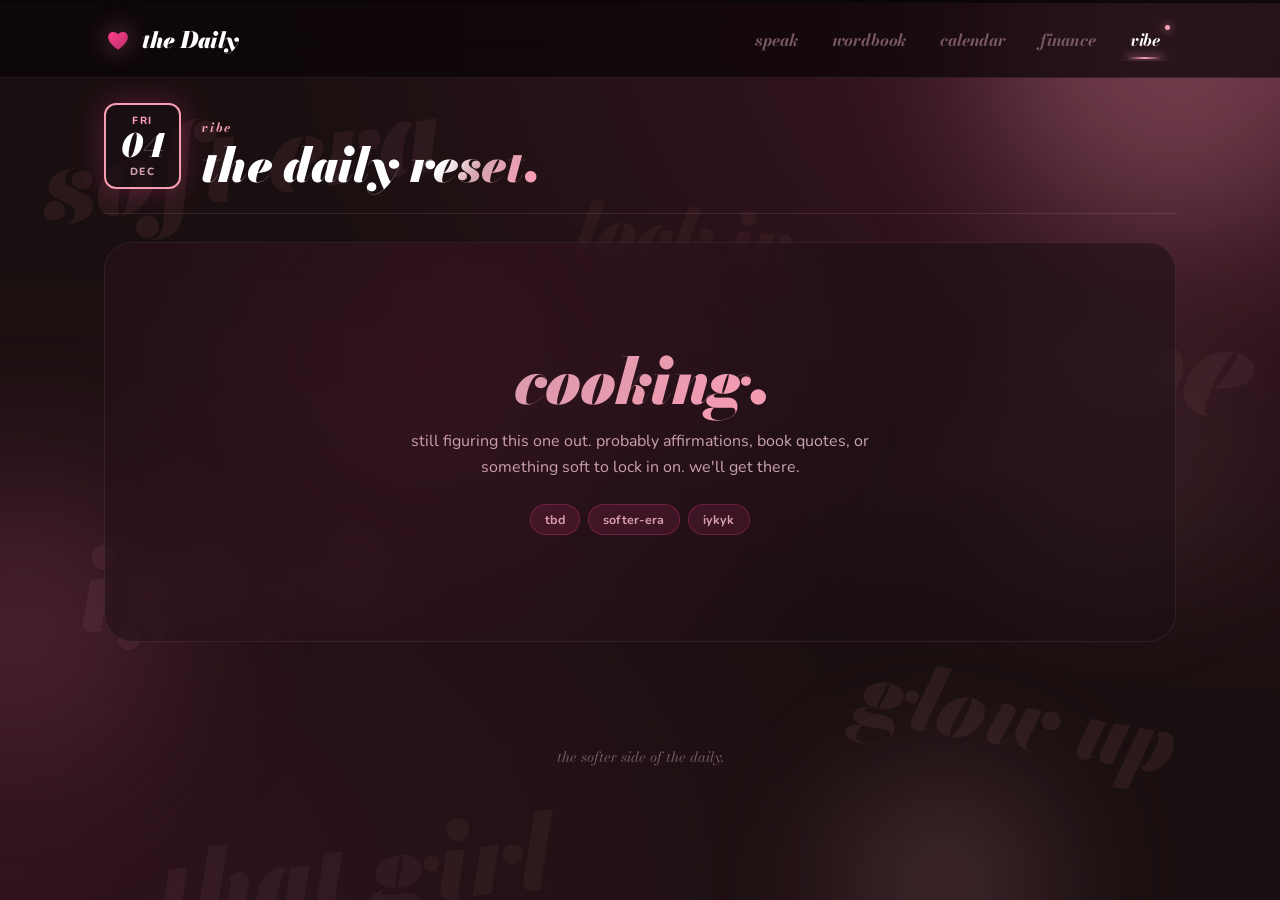
<file: vibe.html>
<!DOCTYPE html>
<html lang="en">
<head>
<meta charset="UTF-8">
<meta name="viewport" content="width=device-width, initial-scale=1.0">
<title>Vibe · the Daily</title>
<link rel="preconnect" href="https://fonts.googleapis.com">
<link rel="preconnect" href="https://fonts.gstatic.com" crossorigin>
<link href="https://fonts.googleapis.com/css2?family=Fredoka:wght@400;500;600;700&family=Nunito:wght@400;500;600;700;800;900&family=Bodoni+Moda:ital,wght@0,700;0,900;1,700;1,900&display=swap" rel="stylesheet">
<link rel="stylesheet" href="style.css">
</head>
<body class="page-vibe">

<div class="speak-o-meter" aria-hidden="true">
  <div class="wave-active-bar" id="waveActiveBar"></div>
</div>

<div class="bg-shapes" aria-hidden="true">
  <span class="shape shape-1"></span>
  <span class="shape shape-2"></span>
  <span class="shape shape-3"></span>
  <span class="shape shape-4"></span>
</div>

<div class="floating-words" aria-hidden="true">
  <span class="fw fw-1">soft era</span>
  <span class="fw fw-2">vibe</span>
  <span class="fw fw-3">iykyk</span>
  <span class="fw fw-4">glow up</span>
  <span class="fw fw-5">that girl</span>
  <span class="fw fw-6">lock in</span>
  <span class="fw fw-7">it girl</span>
</div>

<nav class="topnav">
  <div class="topnav-inner">
    <a href="index.html" class="topnav-brand">
      <svg viewBox="0 0 40 40" width="28" height="28" aria-hidden="true">
        <defs>
          <linearGradient id="lipGrad" x1="0%" y1="0%" x2="100%" y2="100%">
            <stop offset="0%" stop-color="#FF3D8B"/>
            <stop offset="100%" stop-color="#B8306B"/>
          </linearGradient>
        </defs>
        <path d="M20 12 C 15 6, 6 8, 6 16 C 6 22, 12 28, 20 34 C 28 28, 34 22, 34 16 C 34 8, 25 6, 20 12 Z" fill="url(#lipGrad)"/>
      </svg>
      the Daily
    </a>
    <div class="topnav-links">
      <a href="index.html"    class="nav-link">speak</a>
      <a href="wordbook.html" class="nav-link">wordbook</a>
      <a href="calendar.html" class="nav-link">calendar</a>
      <a href="finance.html"  class="nav-link">finance</a>
      <a href="vibe.html"     class="nav-link active">vibe</a>
    </div>
  </div>
</nav>

<main class="page">

  <header class="page-head">
    <div class="page-head-left">
      <div class="date-block">
        <span class="date-day" id="dateDay">SAT</span>
        <span class="date-num" id="dateNum">01</span>
        <span class="date-mo"  id="dateMo">AUG</span>
      </div>
      <div class="page-title-block">
        <span class="page-eyebrow">vibe</span>
        <h1 class="page-title">the daily <em>reset.</em></h1>
      </div>
    </div>
  </header>

  <div class="coming-soon">
    <h2 class="cs-title"><em>cooking.</em></h2>
    <p class="cs-desc">still figuring this one out. probably affirmations, book quotes, or something soft to lock in on. we'll get there.</p>
    <div class="cs-tags">
      <span class="cs-tag">tbd</span>
      <span class="cs-tag">softer-era</span>
      <span class="cs-tag">iykyk</span>
    </div>
  </div>

</main>

<footer class="page-footer">
  <p>the softer side of the daily.</p>
</footer>

<script src="script.js"></script>
</body>
</html>
</file>
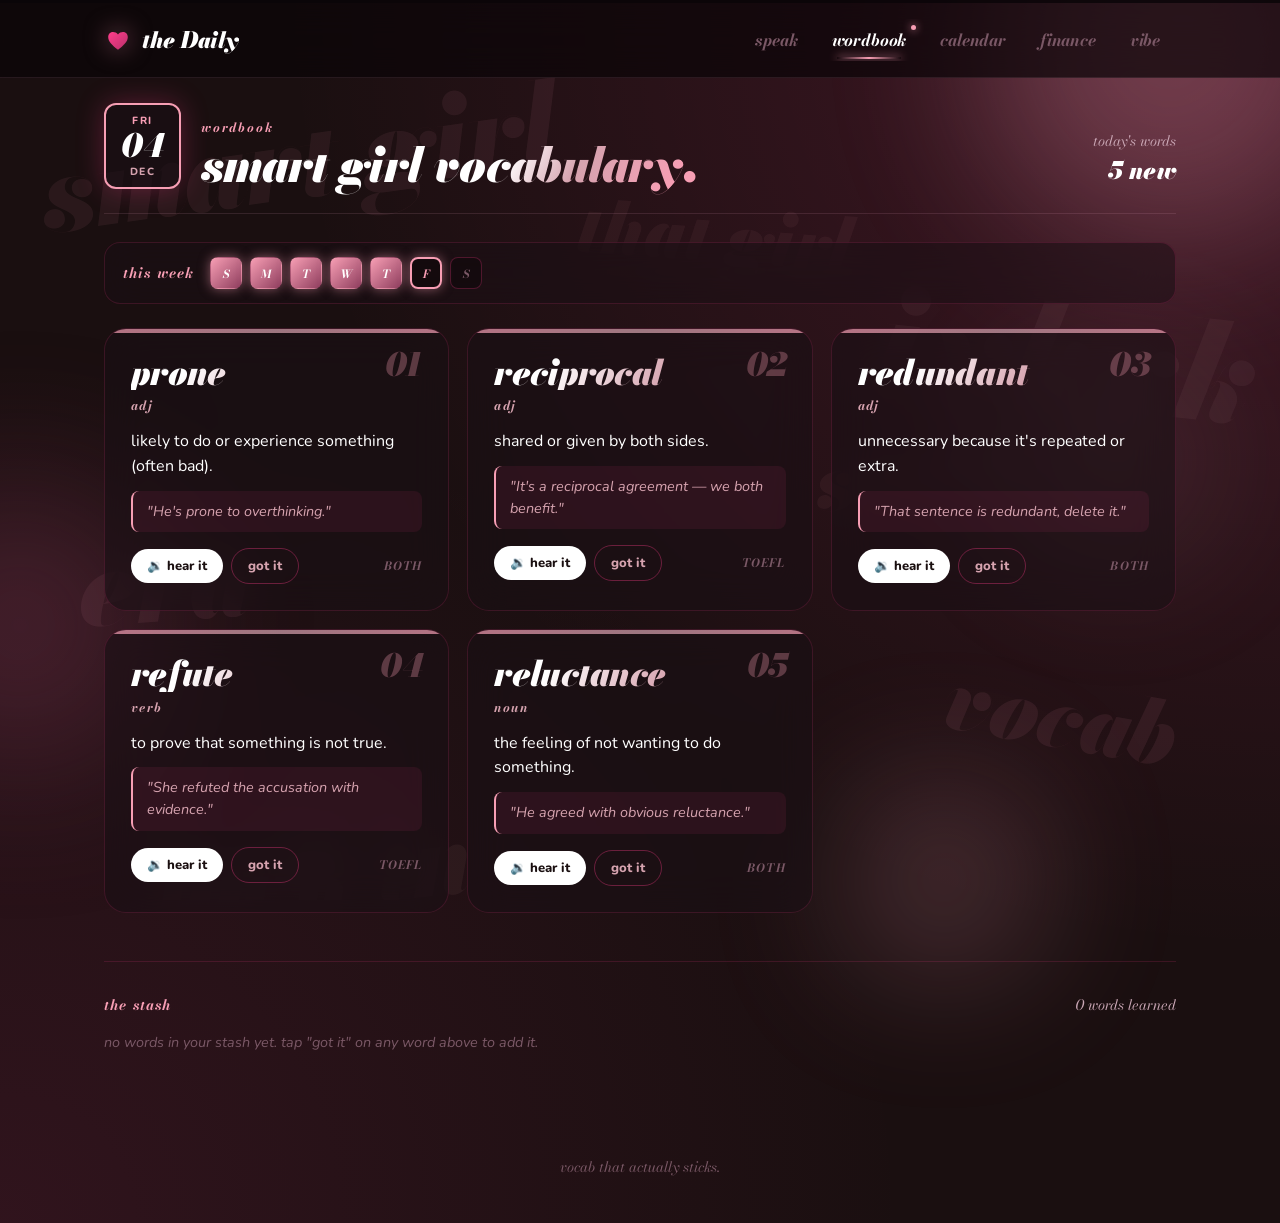
<file: wordbook.html>
<!DOCTYPE html>
<html lang="en">
<head>
<meta charset="UTF-8">
<meta name="viewport" content="width=device-width, initial-scale=1.0">
<title>Wordbook · the Daily</title>
<link rel="preconnect" href="https://fonts.googleapis.com">
<link rel="preconnect" href="https://fonts.gstatic.com" crossorigin>
<link href="https://fonts.googleapis.com/css2?family=Fredoka:wght@400;500;600;700&family=Nunito:wght@400;500;600;700;800;900&family=Bodoni+Moda:ital,wght@0,700;0,900;1,700;1,900&display=swap" rel="stylesheet">
<link rel="stylesheet" href="style.css">
<link rel="stylesheet" href="wordbook.css">
</head>
<body class="page-wordbook">

<div class="speak-o-meter" aria-hidden="true">
  <div class="wave-active-bar" id="waveActiveBar"></div>
</div>

<div class="bg-shapes" aria-hidden="true">
  <span class="shape shape-1"></span>
  <span class="shape shape-2"></span>
  <span class="shape shape-3"></span>
  <span class="shape shape-4"></span>
</div>

<div class="floating-words" aria-hidden="true">
  <span class="fw fw-1">smart girl</span>
  <span class="fw fw-2">iykyk</span>
  <span class="fw fw-3">era</span>
  <span class="fw fw-4">vocab</span>
  <span class="fw fw-5">lock in</span>
  <span class="fw fw-6">that girl</span>
  <span class="fw fw-7">study</span>
</div>

<nav class="topnav">
  <div class="topnav-inner">
    <a href="index.html" class="topnav-brand">
      <svg viewBox="0 0 40 40" width="28" height="28" aria-hidden="true">
        <defs>
          <linearGradient id="lipGrad" x1="0%" y1="0%" x2="100%" y2="100%">
            <stop offset="0%" stop-color="#FF3D8B"/>
            <stop offset="100%" stop-color="#B8306B"/>
          </linearGradient>
        </defs>
        <path d="M20 12 C 15 6, 6 8, 6 16 C 6 22, 12 28, 20 34 C 28 28, 34 22, 34 16 C 34 8, 25 6, 20 12 Z" fill="url(#lipGrad)"/>
      </svg>
      the Daily
    </a>
    <div class="topnav-links">
      <a href="index.html"    class="nav-link">speak</a>
      <a href="wordbook.html" class="nav-link active">wordbook</a>
      <a href="calendar.html" class="nav-link">calendar</a>
      <a href="finance.html"  class="nav-link">finance</a>
      <a href="vibe.html"     class="nav-link">vibe</a>
    </div>
  </div>
</nav>

<main class="page">

  <header class="page-head">
    <div class="page-head-left">
      <div class="date-block">
        <span class="date-day" id="dateDay">SAT</span>
        <span class="date-num" id="dateNum">01</span>
        <span class="date-mo"  id="dateMo">AUG</span>
      </div>
      <div class="page-title-block">
        <span class="page-eyebrow">wordbook</span>
        <h1 class="page-title">smart girl <em>vocabulary.</em></h1>
      </div>
    </div>
    <div class="page-head-right">
      today's words<br>
      <span style="font-family: var(--font-accent); font-style: italic; font-weight: 900; color: var(--white); font-size: 1.5rem;">5 new</span>
    </div>
  </header>

  <div class="wb-progress">
    <span class="section-label">this week</span>
    <div class="wb-dots" id="weekDots"></div>
  </div>

  <section class="wb-cards" id="wordCards"></section>

  <section class="wb-stash">
    <div class="wb-stash-head">
      <span class="section-label">the stash</span>
      <span class="wb-stash-count" id="stashCount">0 words learned</span>
    </div>
    <div class="wb-stash-list" id="stashList">
      <p class="wb-stash-empty">no words in your stash yet. tap "got it" on any word above.</p>
    </div>
  </section>

</main>

<footer class="page-footer">
  <p>vocab that actually sticks.</p>
</footer>

<script src="wordbook-data.js"></script>
<script src="script.js"></script>
<script src="wordbook.js"></script>
</body>
</html>
</file>
<file: style.css>
/* =====================================================
   THE DAILY — global styles
   Sweet-edgy, black + hot pink base
   ===================================================== */

:root {
  --bg: #1A0F10;
  --bg-card: rgba(26, 15, 16, 0.7);
  --bg-soft: #2A1A1E;

  /* Muted rose — sophisticated sweet-edgy */
  --accent: #F79EB4;
  --accent-soft: #D6A3AF;
  --accent-deep: #8F3E5E;
  --accent-glow: rgba(247, 158, 180, 0.5);
   
  --white: #FFFFFF;
  --text-muted: #C9A6B4;
  --text-dim: #7A5866;

  --font-display: "Fredoka", sans-serif;
  --font-body: "Nunito", sans-serif;
  --font-accent: "Bodoni Moda", serif;
}

* { box-sizing: border-box; }

body {
  margin: 0;
  background:
    radial-gradient(ellipse at top right, rgba(255, 61, 139, 0.18), transparent 55%),
    radial-gradient(ellipse at bottom left, rgba(184, 48, 107, 0.14), transparent 50%),
    var(--bg);
  color: var(--white);
  font-family: var(--font-body);
  min-height: 100vh;
  position: relative;
  overflow-x: hidden;
}

/* ---------- background glows ---------- */

.bg-shapes { position: fixed; inset: 0; z-index: 0; pointer-events: none; }
.shape { position: absolute; border-radius: 50%; filter: blur(80px); }
.shape-1 { width: 380px; height: 380px; background: var(--accent); top: -140px; right: -80px; opacity: 0.28; }
.shape-2 { width: 280px; height: 280px; background: var(--accent-deep); bottom: 15%; left: -120px; opacity: 0.35; }
.shape-3 { width: 200px; height: 200px; background: var(--accent-soft); top: 40%; right: 5%; opacity: 0.15; }
.shape-4 { width: 160px; height: 160px; background: var(--accent); bottom: -60px; right: 20%; opacity: 0.35; }

/* ---------- FLOATING SLANG WORDS (the good stuff) ---------- */

.floating-words {
  position: fixed;
  inset: 0;
  z-index: 0;
  pointer-events: none;
  overflow: hidden;
}

.fw {
  position: absolute;
  font-family: var(--font-accent);
  font-style: italic;
  font-weight: 900;
  color: var(--accent);
  opacity: 0.07;
  white-space: nowrap;
  user-select: none;
  letter-spacing: -0.02em;
}
.fw-1 { top: 8%;  left: 3%;  font-size: 7rem;  transform: rotate(-8deg); }
.fw-2 { top: 28%; right: 2%; font-size: 8.5rem; transform: rotate(6deg); color: var(--accent-soft); opacity: 0.06; }
.fw-3 { top: 55%; left: 6%;  font-size: 7rem;  transform: rotate(-4deg); }
.fw-4 { top: 72%; right: 8%; font-size: 5.5rem; transform: rotate(10deg); opacity: 0.08; }
.fw-5 { top: 88%; left: 12%; font-size: 6.5rem; transform: rotate(-6deg); color: var(--accent-soft); opacity: 0.06; }
.fw-6 { top: 20%; left: 45%; font-size: 4.5rem; transform: rotate(4deg); opacity: 0.05; }
.fw-7 { top: 45%; right: 20%; font-size: 5rem; transform: rotate(-10deg); color: var(--accent); opacity: 0.05; }

/* ---------- vibe bar (top strip) ---------- */

.speak-o-meter {
  position: fixed;
  top: 0; left: 0; right: 0;
  height: 3px;
  z-index: 20;
  background: rgba(10, 5, 8, 0.95);
  overflow: hidden;
}
.wave-active-bar {
  height: 100%;
  background: linear-gradient(90deg, var(--accent), var(--accent-soft), var(--accent));
  width: 0%;
  transition: width 0.6s cubic-bezier(.22,.9,.34,1);
  box-shadow: 0 0 8px var(--accent);
}

/* ---------- TOP NAV — no more "01 02 03" ---------- */

.topnav {
  position: sticky;
  top: 3px;
  z-index: 10;
  background: rgba(10, 5, 8, 0.7);
  backdrop-filter: blur(24px);
  -webkit-backdrop-filter: blur(24px);
  border-bottom: 1px solid rgba(255, 180, 209, 0.1);
}

.topnav-inner {
  max-width: 1200px;
  margin: 0 auto;
  padding: 16px 5vw;
  display: flex;
  align-items: center;
  gap: 24px;
  flex-wrap: wrap;
}

.topnav-brand {
  display: flex;
  align-items: center;
  gap: 10px;
  font-family: var(--font-accent);
  font-style: italic;
  font-weight: 900;
  font-size: 1.4rem;
  color: var(--white);
  text-decoration: none;
  letter-spacing: -0.02em;
}

.topnav-brand svg { filter: drop-shadow(0 0 12px var(--accent-glow)); }

.topnav-links {
  display: flex;
  gap: 2px;
  margin-left: auto;
  overflow-x: auto;
  scrollbar-width: none;
  align-items: center;
}
.topnav-links::-webkit-scrollbar { display: none; }

/* NAV LINK — no more numbers, just the name with attitude */
.nav-link {
  position: relative;
  padding: 8px 16px;
  text-decoration: none;
  color: var(--text-dim);
  font-family: var(--font-accent);
  font-style: italic;
  font-weight: 700;
  font-size: 1.05rem;
  letter-spacing: -0.01em;
  transition: color 0.2s ease;
  white-space: nowrap;
  text-transform: lowercase;
}

.nav-link::after {
  content: "";
  position: absolute;
  bottom: 2px;
  left: 50%;
  transform: translateX(-50%) scaleX(0);
  width: 60%;
  height: 2px;
  background: linear-gradient(90deg, transparent, var(--accent), transparent);
  transition: transform 0.25s ease;
}

.nav-link:hover { color: var(--accent-soft); }
.nav-link:hover::after { transform: translateX(-50%) scaleX(1); }

.nav-link.active {
  color: var(--white);
}
.nav-link.active::after {
  transform: translateX(-50%) scaleX(1);
  background: linear-gradient(90deg, transparent, var(--accent), transparent);
  box-shadow: 0 0 10px var(--accent);
}

/* Little pink dot next to active */
.nav-link.active::before {
  content: "";
  position: absolute;
  top: 6px;
  right: 6px;
  width: 5px;
  height: 5px;
  border-radius: 50%;
  background: var(--accent);
  box-shadow: 0 0 8px var(--accent);
}

/* ---------- page container ---------- */

.page {
  position: relative;
  z-index: 1;
  max-width: 1200px;
  margin: 0 auto;
  padding: 28px 5vw 60px;
}

/* ---------- page head (shared block) ---------- */

.page-head {
  display: flex;
  align-items: flex-end;
  justify-content: space-between;
  gap: 24px;
  flex-wrap: wrap;
  padding-bottom: 24px;
  margin-bottom: 28px;
  border-bottom: 1px solid rgba(255, 180, 209, 0.12);
}

.page-head-left {
  display: flex;
  gap: 20px;
  align-items: flex-end;
  flex-wrap: wrap;
}

.date-block {
  display: flex;
  flex-direction: column;
  align-items: center;
  border: 2px solid var(--accent);
  border-radius: 12px;
  padding: 8px 14px;
  min-width: 70px;
  background: rgba(26, 15, 20, 0.65);
  box-shadow: 0 0 28px rgba(255, 61, 139, 0.28);
}

.date-day { font-weight: 800; color: var(--accent); font-size: 0.65rem; letter-spacing: 0.15em; text-transform: uppercase; }
.date-num { font-family: var(--font-accent); font-style: italic; font-weight: 900; color: var(--white); font-size: 2rem; line-height: 1; margin: 2px 0; }
.date-mo { font-weight: 800; color: var(--accent-soft); font-size: 0.65rem; letter-spacing: 0.15em; text-transform: uppercase; }

.page-title-block {
  display: flex;
  flex-direction: column;
  gap: 4px;
}

.page-eyebrow {
  font-family: var(--font-accent);
  font-style: italic;
  color: var(--accent);
  font-size: 0.8rem;
  text-transform: lowercase;
  letter-spacing: 0.14em;
  font-weight: 700;
}

.page-title {
  font-family: var(--font-accent);
  font-style: italic;
  font-weight: 900;
  font-size: clamp(2rem, 4.5vw, 3rem);
  line-height: 1;
  color: var(--white);
  margin: 0;
  letter-spacing: -0.02em;
  text-transform: lowercase;
}

.page-title em {
  background: linear-gradient(120deg, var(--white) 30%, var(--accent-soft) 55%, var(--accent) 90%);
  -webkit-background-clip: text;
  background-clip: text;
  -webkit-text-fill-color: transparent;
  font-style: italic;
}

.page-head-right {
  font-family: var(--font-accent);
  font-style: italic;
  color: var(--text-muted);
  font-size: 0.9rem;
  text-align: right;
}

/* ---------- section label ---------- */

.section-label {
  font-family: var(--font-accent);
  font-style: italic;
  color: var(--accent);
  font-weight: 700;
  font-size: 0.9rem;
  text-transform: lowercase;
  letter-spacing: 0.08em;
}

/* ---------- coming soon block ---------- */

.coming-soon {
  background: rgba(26, 15, 20, 0.5);
  backdrop-filter: blur(20px);
  -webkit-backdrop-filter: blur(20px);
  border: 1px solid rgba(255, 180, 209, 0.1);
  border-radius: 28px;
  padding: 80px 40px;
  text-align: center;
  min-height: 400px;
  display: flex;
  flex-direction: column;
  align-items: center;
  justify-content: center;
  gap: 16px;
  position: relative;
  overflow: hidden;
}

.coming-soon::before {
  content: "";
  position: absolute;
  inset: 0;
  background: radial-gradient(circle at 30% 30%, rgba(255, 61, 139, 0.1), transparent 60%);
  pointer-events: none;
}

.cs-title {
  font-family: var(--font-accent);
  font-style: italic;
  font-weight: 900;
  font-size: clamp(2.4rem, 6vw, 4rem);
  color: var(--white);
  margin: 0;
  line-height: 1;
  letter-spacing: -0.02em;
  text-transform: lowercase;
}

.cs-title em {
  background: linear-gradient(120deg, var(--accent-soft), var(--accent));
  -webkit-background-clip: text;
  background-clip: text;
  -webkit-text-fill-color: transparent;
}

.cs-desc {
  color: var(--text-muted);
  max-width: 500px;
  line-height: 1.6;
  font-size: 1rem;
  margin: 0;
}

.cs-tags {
  display: flex;
  gap: 8px;
  flex-wrap: wrap;
  justify-content: center;
  margin-top: 8px;
}

.cs-tag {
  background: rgba(255, 61, 139, 0.12);
  color: var(--accent-soft);
  padding: 6px 14px;
  border-radius: 999px;
  font-size: 0.78rem;
  font-weight: 700;
  border: 1px solid rgba(255, 61, 139, 0.25);
  letter-spacing: 0.02em;
}

/* ---------- footer ---------- */

.page-footer {
  position: relative;
  z-index: 1;
  text-align: center;
  padding: 30px 20px;
  color: var(--text-dim);
  font-size: 0.9rem;
  font-style: italic;
  font-family: var(--font-accent);
}

/* ---------- responsive ---------- */

@media (max-width: 700px) {
  .topnav-links {
    order: 3;
    width: 100%;
    margin-left: 0;
    padding-top: 6px;
    justify-content: flex-start;
  }
  .nav-link { padding: 6px 10px; font-size: 0.95rem; }
  .fw-2, .fw-4, .fw-6, .fw-7 { display: none; }
}

@media (prefers-reduced-motion: reduce) {
  * { transition: none !important; animation: none !important; }
}
</file>
<file: calendar.css>
/* ================================
   CALENDAR page — hot pink, real month grid
   ================================ */

/* ---------- HERO COUNTDOWN (nearest event) ---------- */

.hero-countdown {
  margin-bottom: 40px;
  min-height: 0;
}

.hero-countdown-inner {
  display: flex;
  align-items: center;
  justify-content: center;
  gap: 40px;
  padding: 20px;
  flex-wrap: wrap;
  position: relative;
}

/* Big circular countdown ring */
.hero-ring {
  position: relative;
  width: 280px;
  height: 280px;
  flex-shrink: 0;
  animation: heroPulse 2.5s ease-in-out infinite;
}

@keyframes heroPulse {
  0%, 100% { filter: drop-shadow(0 0 30px var(--accent-glow)); }
  50%      { filter: drop-shadow(0 0 60px var(--accent-glow)); }
}

.hero-ring svg { width: 100%; height: 100%; transform: rotate(-90deg); }

.hero-ring-track {
  fill: none;
  stroke: rgba(247, 158, 180, 0.12);
  stroke-width: 8;
}

.hero-ring-progress {
  fill: none;
  stroke: url(#ringGrad);
  stroke-width: 8;
  stroke-linecap: round;
  transition: stroke-dashoffset 1s cubic-bezier(.22,.9,.34,1);
}

.hero-ring-center {
  position: absolute;
  inset: 0;
  display: flex;
  flex-direction: column;
  align-items: center;
  justify-content: center;
  gap: 4px;
  padding: 20px;
  text-align: center;
}

.hero-ring-num {
  font-family: var(--font-accent);
  font-style: italic;
  font-weight: 900;
  font-size: 6rem;
  line-height: 0.9;
  background: linear-gradient(135deg, var(--white) 20%, var(--accent-soft) 60%, var(--accent) 100%);
  -webkit-background-clip: text;
  background-clip: text;
  -webkit-text-fill-color: transparent;
  letter-spacing: -0.04em;
}

.hero-ring-label {
  font-family: var(--font-accent);
  font-style: italic;
  color: var(--accent-soft);
  font-size: 0.95rem;
  letter-spacing: 0.15em;
  text-transform: lowercase;
  font-weight: 700;
}

.hero-ring-emoji {
  font-size: 1.8rem;
  margin-top: 4px;
}

/* Info to the side */
.hero-info {
  flex: 1;
  min-width: 240px;
  max-width: 400px;
}

.hero-label {
  font-family: var(--font-accent);
  font-style: italic;
  color: var(--accent);
  font-size: 0.9rem;
  text-transform: lowercase;
  letter-spacing: 0.16em;
  font-weight: 700;
  margin-bottom: 8px;
}

.hero-name {
  font-family: var(--font-accent);
  font-style: italic;
  font-weight: 900;
  font-size: clamp(2rem, 4vw, 3rem);
  color: var(--white);
  margin: 0 0 8px;
  line-height: 1.05;
  letter-spacing: -0.02em;
  text-transform: lowercase;
}

.hero-date {
  font-family: var(--font-accent);
  font-style: italic;
  color: var(--accent-soft);
  font-size: 1.1rem;
  margin: 0;
}

.hero-time {
  font-family: var(--font-body);
  color: var(--text-muted);
  font-size: 0.9rem;
  font-weight: 700;
  margin-top: 4px;
  letter-spacing: 0.05em;
}

.hero-empty {
  background: rgba(26, 15, 20, 0.5);
  border: 1px dashed rgba(255, 180, 209, 0.2);
  border-radius: 28px;
  padding: 60px 40px;
  text-align: center;
  color: var(--text-muted);
  font-style: italic;
  width: 100%;
}

@media (max-width: 700px) {
  .hero-ring { width: 220px; height: 220px; }
  .hero-ring-num { font-size: 4.5rem; }
}

/* ---------- MONTH GRID ---------- */

.month-section {
  background: rgba(26, 15, 20, 0.55);
  backdrop-filter: blur(20px);
  -webkit-backdrop-filter: blur(20px);
  border: 1px solid rgba(255, 180, 209, 0.1);
  border-radius: 28px;
  padding: 24px;
  margin-bottom: 32px;
  box-shadow: 0 20px 60px rgba(107, 29, 63, 0.25);
}

.month-head {
  display: flex;
  align-items: center;
  justify-content: space-between;
  margin-bottom: 20px;
  gap: 20px;
}

.month-title {
  font-family: var(--font-accent);
  font-style: italic;
  font-weight: 900;
  font-size: 1.8rem;
  color: var(--white);
  margin: 0;
  letter-spacing: -0.02em;
  text-transform: lowercase;
}

.month-nav {
  background: rgba(255, 61, 139, 0.12);
  border: 1px solid rgba(255, 61, 139, 0.25);
  color: var(--accent-soft);
  width: 38px;
  height: 38px;
  border-radius: 50%;
  font-size: 1.4rem;
  font-weight: 700;
  cursor: pointer;
  transition: all 0.15s ease;
  padding: 0;
  line-height: 1;
  display: flex;
  align-items: center;
  justify-content: center;
}

.month-nav:hover {
  background: var(--accent);
  color: var(--white);
  border-color: transparent;
  transform: scale(1.05);
}

.weekdays {
  display: grid;
  grid-template-columns: repeat(7, 1fr);
  gap: 6px;
  margin-bottom: 8px;
}

.weekdays span {
  text-align: center;
  font-family: var(--font-accent);
  font-style: italic;
  color: var(--accent);
  font-size: 0.75rem;
  font-weight: 700;
  letter-spacing: 0.08em;
  text-transform: uppercase;
  padding: 6px 0;
}

.month-grid {
  display: grid;
  grid-template-columns: repeat(7, 1fr);
  gap: 6px;
}

.day-cell {
  aspect-ratio: 1;
  background: rgba(10, 5, 8, 0.5);
  border: 1px solid rgba(255, 180, 209, 0.06);
  border-radius: 10px;
  padding: 6px;
  display: flex;
  flex-direction: column;
  gap: 3px;
  position: relative;
  transition: all 0.15s ease;
  cursor: pointer;
  overflow: hidden;
}

.day-cell:hover {
  border-color: rgba(255, 61, 139, 0.4);
  background: rgba(26, 15, 20, 0.7);
  transform: scale(1.02);
}

.day-cell.empty {
  background: transparent;
  border-color: transparent;
  cursor: default;
}

.day-cell.empty:hover { transform: none; }

.day-num {
  font-family: var(--font-accent);
  font-style: italic;
  font-weight: 700;
  color: var(--text-muted);
  font-size: 0.85rem;
  line-height: 1;
}

.day-cell.today {
  background: linear-gradient(135deg, rgba(255, 61, 139, 0.25), rgba(184, 48, 107, 0.1));
  border-color: var(--accent);
  box-shadow: 0 0 20px rgba(255, 61, 139, 0.35);
}

.day-cell.today .day-num {
  color: var(--white);
  font-weight: 900;
}

.day-cell.today::after {
  content: "today";
  position: absolute;
  bottom: 4px;
  right: 6px;
  font-family: var(--font-accent);
  font-style: italic;
  color: var(--accent);
  font-size: 0.55rem;
  font-weight: 700;
  letter-spacing: 0.05em;
  text-transform: lowercase;
  opacity: 0.9;
}

.day-cell.past .day-num { opacity: 0.35; }

.day-cell.has-events {
  background: rgba(255, 61, 139, 0.08);
  border-color: rgba(255, 61, 139, 0.3);
}

.day-events {
  display: flex;
  flex-direction: column;
  gap: 2px;
  flex: 1;
  overflow: hidden;
  min-height: 0;
}

.day-event-dot {
  font-size: 0.85rem;
  line-height: 1;
}

.day-event-name {
  font-size: 0.62rem;
  color: var(--accent-soft);
  font-weight: 700;
  white-space: nowrap;
  overflow: hidden;
  text-overflow: ellipsis;
  line-height: 1.2;
}

/* ---------- ADD FORM ---------- */

.cal-add {
  background: rgba(26, 15, 20, 0.55);
  backdrop-filter: blur(20px);
  -webkit-backdrop-filter: blur(20px);
  border: 1px solid rgba(255, 61, 139, 0.15);
  border-radius: 22px;
  padding: 22px;
  margin-bottom: 32px;
}

.cal-add-head { margin-bottom: 12px; }

.cal-form {
  display: grid;
  grid-template-columns: 1.4fr 1fr auto auto;
  gap: 10px;
  align-items: stretch;
}

.cal-input {
  background: rgba(10, 5, 8, 0.6);
  border: 1px solid rgba(255, 61, 139, 0.25);
  border-radius: 12px;
  padding: 11px 14px;
  color: var(--white);
  font-family: var(--font-body);
  font-weight: 600;
  font-size: 0.95rem;
  transition: border-color 0.15s ease;
}

.cal-input:focus {
  outline: none;
  border-color: var(--accent);
  box-shadow: 0 0 0 3px rgba(255, 61, 139, 0.15);
}

.cal-input::placeholder {
  color: var(--text-dim);
  font-style: italic;
}

input[type="date"].cal-input { color-scheme: dark; }

.cal-btn {
  background: linear-gradient(135deg, var(--accent), var(--accent-deep));
  color: var(--white);
  border: none;
  border-radius: 12px;
  padding: 11px 22px;
  font-family: var(--font-body);
  font-weight: 800;
  font-size: 0.9rem;
  cursor: pointer;
  transition: transform 0.15s ease, box-shadow 0.15s ease;
  box-shadow: 0 4px 16px rgba(255, 61, 139, 0.45);
  white-space: nowrap;
}

.cal-btn:hover {
  transform: translateY(-1px);
  box-shadow: 0 6px 22px rgba(255, 61, 139, 0.6);
}

/* ---------- UPCOMING LIST ---------- */

.cal-events-head {
  margin-bottom: 14px;
}

.cal-list {
  display: grid;
  grid-template-columns: repeat(auto-fill, minmax(240px, 1fr));
  gap: 12px;
}

.cal-event-row {
  background: rgba(26, 15, 20, 0.6);
  border: 1px solid rgba(255, 61, 139, 0.12);
  border-radius: 14px;
  padding: 14px 16px;
  display: flex;
  align-items: center;
  gap: 12px;
  transition: all 0.15s ease;
  position: relative;
}

.cal-event-row:hover {
  border-color: var(--accent);
  transform: translateY(-2px);
}

.cal-event-row.urgent {
  background: linear-gradient(135deg, rgba(255, 61, 139, 0.15), rgba(255, 61, 139, 0.05));
  border-color: var(--accent);
}

.cal-event-emoji {
  font-size: 1.6rem;
  line-height: 1;
}

.cal-event-info { flex: 1; min-width: 0; }

.cal-event-name {
  font-weight: 700;
  color: var(--white);
  font-size: 0.95rem;
  margin: 0 0 2px;
  line-height: 1.2;
  overflow: hidden;
  text-overflow: ellipsis;
  white-space: nowrap;
}

.cal-event-date {
  font-family: var(--font-accent);
  font-style: italic;
  color: var(--text-muted);
  font-size: 0.78rem;
}

.cal-event-days {
  font-family: var(--font-accent);
  font-style: italic;
  font-weight: 900;
  color: var(--accent);
  font-size: 1.2rem;
  line-height: 1;
  min-width: 40px;
  text-align: right;
}

.cal-event-days .small {
  font-size: 0.7rem;
  color: var(--text-muted);
  display: block;
  margin-top: 2px;
  letter-spacing: 0.05em;
  text-transform: lowercase;
  font-weight: 700;
}

.cal-delete {
  width: 24px;
  height: 24px;
  border-radius: 50%;
  border: none;
  background: transparent;
  color: var(--text-dim);
  cursor: pointer;
  font-size: 0.85rem;
  transition: all 0.15s ease;
  padding: 0;
  display: flex;
  align-items: center;
  justify-content: center;
  opacity: 0.4;
}

.cal-event-row:hover .cal-delete { opacity: 1; }

.cal-delete:hover {
  background: rgba(255, 61, 139, 0.2);
  color: var(--white);
}

.cal-empty {
  grid-column: 1 / -1;
  text-align: center;
  padding: 30px 20px;
  color: var(--text-dim);
  font-style: italic;
  border: 1px dashed rgba(255, 61, 139, 0.2);
  border-radius: 14px;
}

@media (max-width: 700px) {
  .cal-form { grid-template-columns: 1fr; }

  .hero-countdown-inner {
    flex-direction: column;
    text-align: center;
    padding: 24px;
    gap: 12px;
  }
  .hero-emoji { font-size: 2.8rem; }

  .day-num { font-size: 0.7rem; }
  .day-event-name { display: none; }
  .day-cell { padding: 4px; }
}
</file>
<file: finance.css>
/* ================================
   FINANCE — hot pink, big concept
   ================================ */

.concept-card {
  background: rgba(26, 15, 20, 0.6);
  backdrop-filter: blur(20px);
  -webkit-backdrop-filter: blur(20px);
  border: 1px solid rgba(255, 61, 139, 0.2);
  border-radius: 32px;
  padding: 40px;
  margin-bottom: 40px;
  position: relative;
  overflow: hidden;
  box-shadow: 0 20px 60px rgba(255, 61, 139, 0.15);
}

.concept-card::before {
  content: "";
  position: absolute;
  top: -80px; right: -80px;
  width: 300px; height: 300px;
  background: radial-gradient(circle, var(--accent) 0%, transparent 60%);
  opacity: 0.25;
  filter: blur(50px);
}

.concept-cat {
  display: inline-block;
  font-family: var(--font-accent);
  font-style: italic;
  font-weight: 700;
  color: var(--accent);
  font-size: 0.8rem;
  letter-spacing: 0.14em;
  text-transform: lowercase;
  padding: 5px 14px;
  background: rgba(255, 61, 139, 0.12);
  border: 1px solid rgba(255, 61, 139, 0.3);
  border-radius: 999px;
  margin-bottom: 20px;
  z-index: 1;
  position: relative;
}

.concept-title {
  font-family: var(--font-accent);
  font-style: italic;
  font-weight: 900;
  font-size: clamp(2.4rem, 5.5vw, 3.8rem);
  color: var(--white);
  margin: 0 0 16px;
  line-height: 1;
  letter-spacing: -0.02em;
  text-transform: lowercase;
  background: linear-gradient(120deg, var(--white) 30%, var(--accent-soft) 60%, var(--accent) 100%);
  -webkit-background-clip: text;
  background-clip: text;
  -webkit-text-fill-color: transparent;
  z-index: 1;
  position: relative;
}

.concept-hook {
  font-family: var(--font-accent);
  font-style: italic;
  color: var(--accent-soft);
  font-size: 1.25rem;
  line-height: 1.4;
  margin: 0 0 24px;
  max-width: 700px;
  z-index: 1;
  position: relative;
}

.concept-explain {
  color: var(--white);
  font-size: 1.05rem;
  line-height: 1.7;
  margin: 0 0 24px;
  max-width: 700px;
  z-index: 1;
  position: relative;
}

.concept-tag {
  display: inline-block;
  font-family: var(--font-accent);
  font-style: italic;
  color: var(--text-muted);
  font-size: 0.9rem;
  padding-top: 20px;
  border-top: 1px dashed rgba(255, 180, 209, 0.2);
  position: relative;
  z-index: 1;
}

/* history strip */
.past-concepts {
  margin-top: 20px;
}

.past-head {
  display: flex;
  align-items: baseline;
  justify-content: space-between;
  margin-bottom: 16px;
  flex-wrap: wrap;
  gap: 8px;
}

.past-count {
  font-family: var(--font-accent);
  font-style: italic;
  color: var(--text-muted);
  font-size: 0.85rem;
}

.past-list {
  display: grid;
  grid-template-columns: repeat(auto-fit, minmax(240px, 1fr));
  gap: 12px;
}

.past-item {
  background: rgba(26, 15, 20, 0.55);
  border: 1px solid rgba(255, 61, 139, 0.12);
  border-radius: 16px;
  padding: 16px 18px;
  transition: all 0.15s ease;
  cursor: pointer;
}

.past-item:hover {
  border-color: var(--accent);
  transform: translateY(-2px);
  box-shadow: 0 8px 24px rgba(255, 61, 139, 0.2);
}

.past-item .past-cat {
  font-family: var(--font-accent);
  font-style: italic;
  color: var(--accent);
  font-size: 0.7rem;
  letter-spacing: 0.1em;
  text-transform: lowercase;
  font-weight: 700;
  margin-bottom: 4px;
}

.past-item .past-title {
  font-family: var(--font-accent);
  font-style: italic;
  font-weight: 900;
  color: var(--white);
  font-size: 1.1rem;
  margin: 0 0 4px;
  line-height: 1.15;
  letter-spacing: -0.01em;
  text-transform: lowercase;
}

.past-item .past-hook {
  color: var(--text-muted);
  font-size: 0.82rem;
  line-height: 1.4;
  margin: 0;
  font-style: italic;
}

@media (max-width: 600px) {
  .concept-card { padding: 28px 22px; }
}
</file>
<file: wordbook.css>
/* ================================
   WORDBOOK — hot pink, sweet-edgy
   ================================ */

/* progress ribbon */
.wb-progress {
  display: flex;
  align-items: center;
  gap: 16px;
  margin-bottom: 24px;
  padding: 14px 18px;
  background: rgba(26, 15, 20, 0.55);
  backdrop-filter: blur(20px);
  -webkit-backdrop-filter: blur(20px);
  border: 1px solid rgba(255, 61, 139, 0.15);
  border-radius: 16px;
}

.wb-dots {
  display: flex;
  gap: 8px;
  flex-wrap: wrap;
  align-items: center;
}

.wb-dot {
  width: 32px;
  height: 32px;
  border-radius: 8px;
  border: 1px solid rgba(255, 61, 139, 0.25);
  background: rgba(10, 5, 8, 0.4);
  display: flex;
  align-items: center;
  justify-content: center;
  font-family: var(--font-accent);
  font-style: italic;
  font-weight: 700;
  font-size: 0.7rem;
  color: var(--text-dim);
  letter-spacing: 0.05em;
}

.wb-dot.filled {
  background: linear-gradient(135deg, var(--accent), var(--accent-deep));
  color: var(--white);
  border-color: transparent;
  box-shadow: 0 0 12px var(--accent-glow);
}

.wb-dot.today {
  border: 2px solid var(--accent);
  color: var(--accent);
  box-shadow: 0 0 12px var(--accent-glow);
}

/* word cards */
.wb-cards {
  display: grid;
  grid-template-columns: repeat(auto-fit, minmax(300px, 1fr));
  gap: 18px;
  margin-bottom: 48px;
}

.wb-card {
  background: rgba(26, 15, 20, 0.6);
  backdrop-filter: blur(20px);
  -webkit-backdrop-filter: blur(20px);
  border: 1px solid rgba(255, 61, 139, 0.15);
  border-radius: 22px;
  padding: 26px;
  position: relative;
  transition: transform 0.2s ease, border-color 0.2s ease, box-shadow 0.2s ease;
  overflow: hidden;
}

.wb-card::before {
  content: "";
  position: absolute;
  top: 0; left: 0; right: 0;
  height: 4px;
  background: linear-gradient(90deg, var(--accent), var(--accent-soft), var(--accent));
  opacity: 0.7;
}

.wb-card:hover {
  transform: translateY(-3px);
  border-color: var(--accent);
  box-shadow: 0 12px 32px rgba(255, 61, 139, 0.25);
}

.wb-index {
  position: absolute;
  top: 20px;
  right: 24px;
  font-family: var(--font-accent);
  font-style: italic;
  font-weight: 900;
  color: var(--accent);
  font-size: 2rem;
  opacity: 0.3;
  line-height: 1;
}

.wb-word {
  font-family: var(--font-accent);
  font-style: italic;
  font-weight: 900;
  font-size: 2.2rem;
  line-height: 1;
  background: linear-gradient(120deg, var(--white) 20%, var(--accent-soft) 60%, var(--accent) 100%);
  -webkit-background-clip: text;
  background-clip: text;
  -webkit-text-fill-color: transparent;
  margin: 0 0 4px;
  letter-spacing: -0.02em;
}

.wb-pos {
  display: inline-block;
  font-family: var(--font-accent);
  font-style: italic;
  color: var(--accent-soft);
  font-size: 0.8rem;
  font-weight: 700;
  letter-spacing: 0.1em;
  text-transform: lowercase;
  margin-bottom: 14px;
}

.wb-meaning {
  color: var(--white);
  font-size: 1rem;
  line-height: 1.55;
  margin: 0 0 12px;
}

.wb-example {
  background: rgba(255, 61, 139, 0.08);
  border-left: 2px solid var(--accent);
  border-radius: 8px;
  padding: 10px 14px;
  color: var(--accent-soft);
  font-style: italic;
  font-size: 0.9rem;
  line-height: 1.5;
  margin-bottom: 16px;
}

.wb-actions {
  display: flex;
  gap: 8px;
  align-items: center;
}

.wb-btn {
  display: inline-flex;
  align-items: center;
  gap: 6px;
  padding: 8px 16px;
  border-radius: 999px;
  font-family: var(--font-body);
  font-weight: 800;
  font-size: 0.82rem;
  cursor: pointer;
  transition: all 0.15s ease;
  border: none;
}

.wb-btn-hear {
  background: var(--white);
  color: var(--bg);
}
.wb-btn-hear:hover {
  background: var(--accent-soft);
  transform: translateY(-1px);
}

.wb-btn-got {
  background: transparent;
  color: var(--accent-soft);
  border: 1px solid rgba(255, 61, 139, 0.35);
}
.wb-btn-got:hover {
  background: rgba(255, 61, 139, 0.1);
  border-color: var(--accent);
}
.wb-btn-got.done {
  background: linear-gradient(135deg, var(--accent), var(--accent-deep));
  color: var(--white);
  border-color: transparent;
  box-shadow: 0 0 14px var(--accent-glow);
}

.wb-level {
  margin-left: auto;
  font-family: var(--font-accent);
  font-style: italic;
  color: var(--text-dim);
  font-size: 0.72rem;
  letter-spacing: 0.1em;
  text-transform: uppercase;
  font-weight: 700;
}

/* stash */
.wb-stash {
  border-top: 1px solid rgba(255, 61, 139, 0.15);
  padding-top: 32px;
}

.wb-stash-head {
  display: flex;
  align-items: baseline;
  justify-content: space-between;
  margin-bottom: 16px;
  flex-wrap: wrap;
  gap: 8px;
}

.wb-stash-count {
  font-family: var(--font-accent);
  font-style: italic;
  color: var(--text-muted);
  font-size: 0.9rem;
}

.wb-stash-list {
  display: flex;
  flex-wrap: wrap;
  gap: 8px;
}

.wb-stash-tag {
  background: rgba(26, 15, 20, 0.7);
  color: var(--accent-soft);
  padding: 6px 14px;
  border-radius: 999px;
  font-size: 0.85rem;
  font-weight: 700;
  border: 1px solid rgba(255, 61, 139, 0.2);
  transition: all 0.15s ease;
}

.wb-stash-tag:hover {
  border-color: var(--accent);
  transform: translateY(-1px);
}

.wb-stash-empty {
  color: var(--text-dim);
  font-style: italic;
  margin: 0;
  font-size: 0.9rem;
}

@media (max-width: 600px) {
  .wb-card { padding: 22px; }
  .wb-word { font-size: 1.8rem; }
}
</file>
